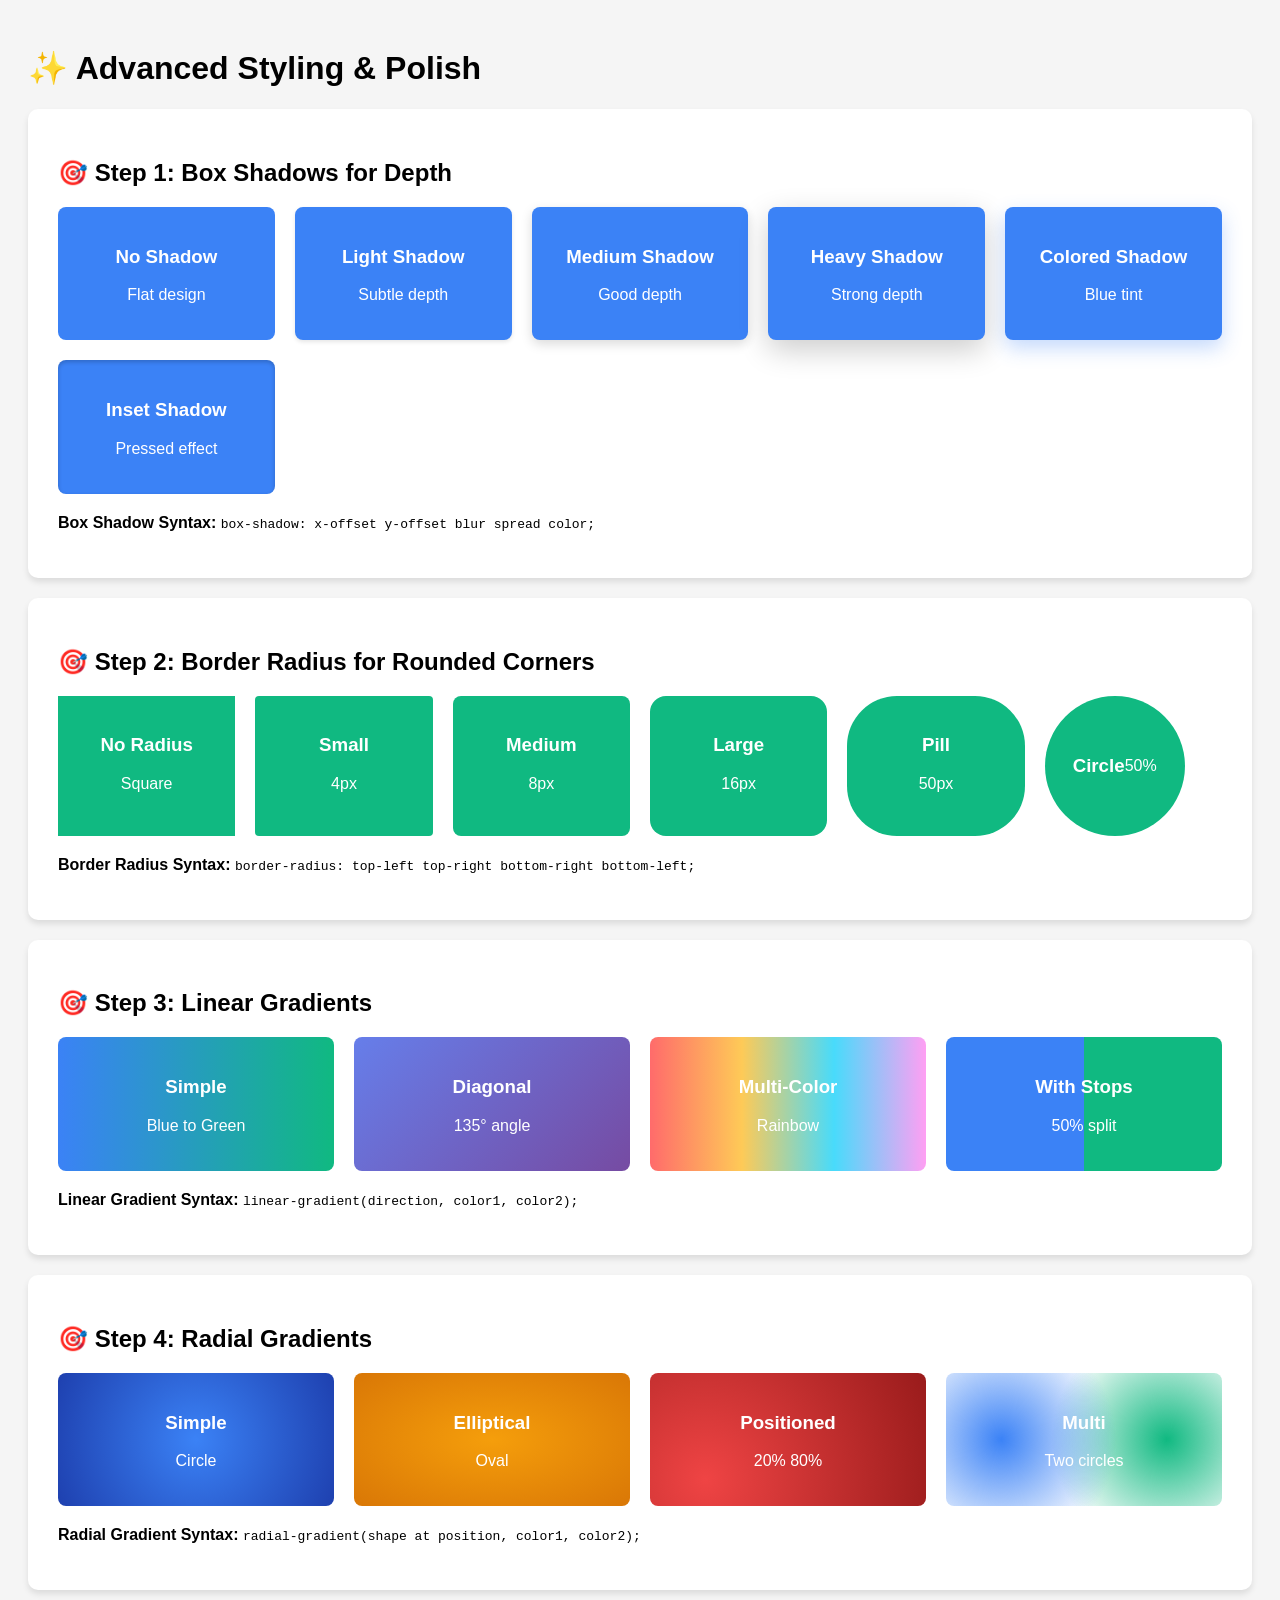
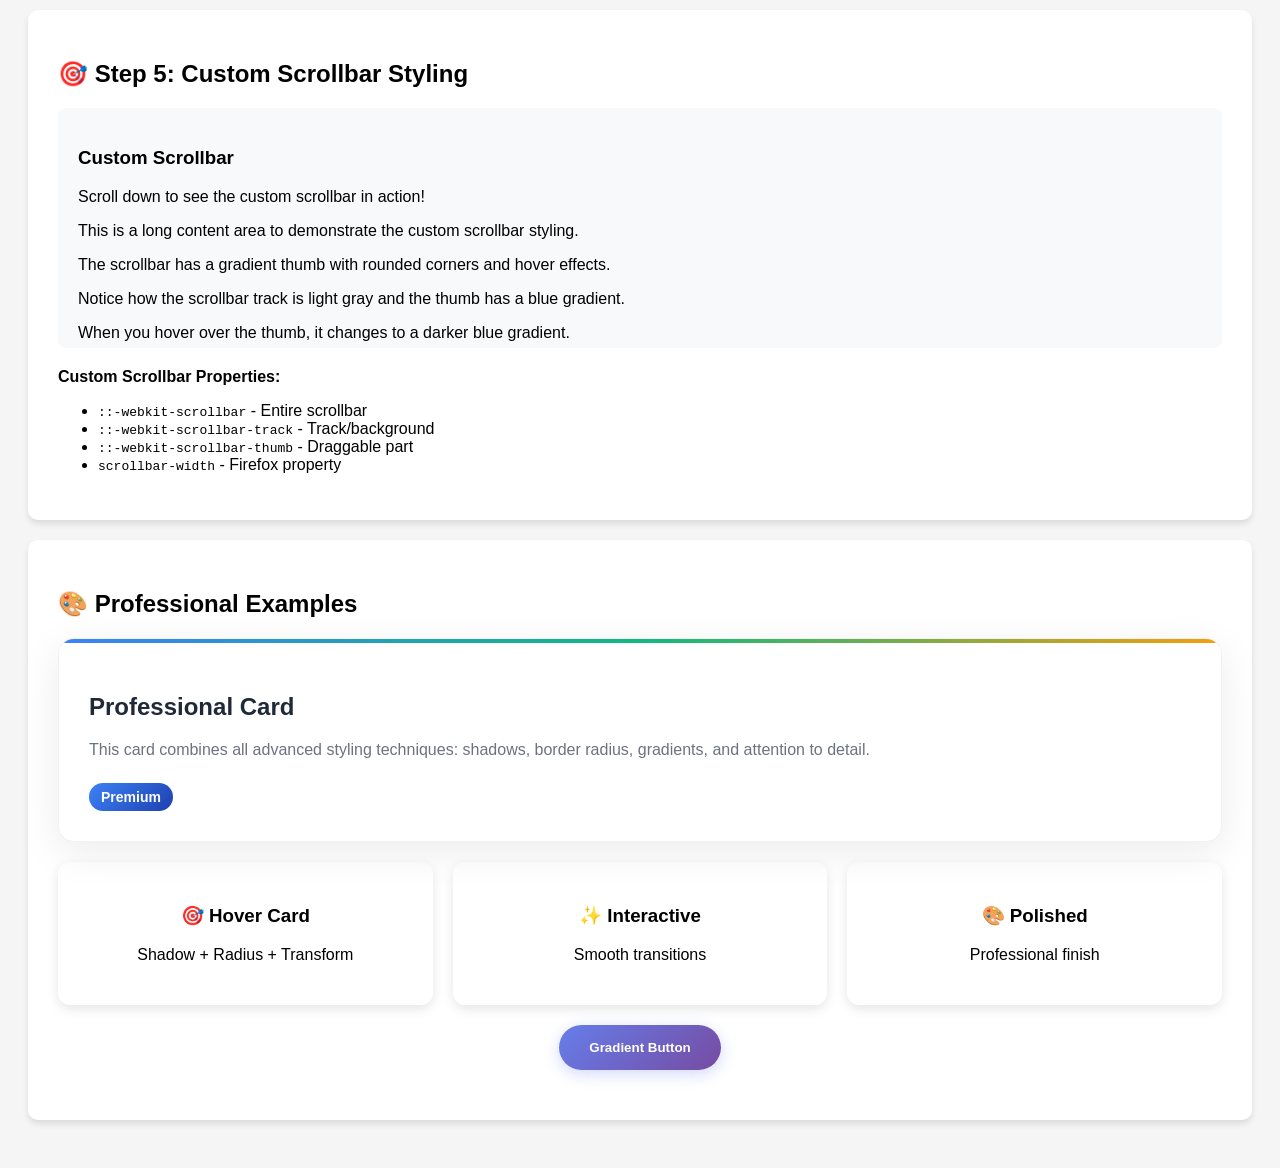
<file: advanced-styling-demo.html>
<!DOCTYPE html>
<html lang="en">
<head>
    <meta charset="UTF-8">
    <meta name="viewport" content="width=device-width, initial-scale=1.0">
    <title>Advanced Styling & Polish</title>
    <style>
        body {
            font-family: Arial, sans-serif;
            padding: 20px;
            background: #f5f5f5;
        }
        
        .demo-section {
            background: white;
            padding: 30px;
            margin: 20px 0;
            border-radius: 10px;
            box-shadow: 0 4px 6px rgba(0,0,0,0.1);
        }
        
        /* Step 1: Box Shadows for Depth */
        .shadow-demo {
            display: grid;
            grid-template-columns: repeat(auto-fit, minmax(200px, 1fr));
            gap: 20px;
            margin: 20px 0;
        }
        
        .no-shadow {
            background: #3b82f6;
            color: white;
            padding: 20px;
            border-radius: 8px;
            text-align: center;
        }
        
        .light-shadow {
            background: #3b82f6;
            color: white;
            padding: 20px;
            border-radius: 8px;
            text-align: center;
            box-shadow: 0 2px 4px rgba(0,0,0,0.1);
        }
        
        .medium-shadow {
            background: #3b82f6;
            color: white;
            padding: 20px;
            border-radius: 8px;
            text-align: center;
            box-shadow: 0 4px 12px rgba(0,0,0,0.15);
        }
        
        .heavy-shadow {
            background: #3b82f6;
            color: white;
            padding: 20px;
            border-radius: 8px;
            text-align: center;
            box-shadow: 0 10px 30px rgba(0,0,0,0.2);
        }
        
        .colored-shadow {
            background: #3b82f6;
            color: white;
            padding: 20px;
            border-radius: 8px;
            text-align: center;
            box-shadow: 0 8px 20px rgba(59, 130, 246, 0.3);
        }
        
        .inset-shadow {
            background: #3b82f6;
            color: white;
            padding: 20px;
            border-radius: 8px;
            text-align: center;
            box-shadow: inset 0 2px 4px rgba(0,0,0,0.2);
        }
        
        /* Step 2: Border Radius for Rounded Corners */
        .radius-demo {
            display: grid;
            grid-template-columns: repeat(auto-fit, minmax(150px, 1fr));
            gap: 20px;
            margin: 20px 0;
        }
        
        .no-radius {
            background: #10b981;
            color: white;
            padding: 20px;
            text-align: center;
        }
        
        .small-radius {
            background: #10b981;
            color: white;
            padding: 20px;
            text-align: center;
            border-radius: 4px;
        }
        
        .medium-radius {
            background: #10b981;
            color: white;
            padding: 20px;
            text-align: center;
            border-radius: 8px;
        }
        
        .large-radius {
            background: #10b981;
            color: white;
            padding: 20px;
            text-align: center;
            border-radius: 16px;
        }
        
        .pill-shape {
            background: #10b981;
            color: white;
            padding: 20px;
            text-align: center;
            border-radius: 50px;
        }
        
        .circle {
            background: #10b981;
            color: white;
            padding: 20px;
            text-align: center;
            border-radius: 50%;
            width: 100px;
            height: 100px;
            display: flex;
            align-items: center;
            justify-content: center;
        }
        
        .asymmetric-radius {
            background: #10b981;
            color: white;
            padding: 20px;
            text-align: center;
            border-radius: 20px 5px 20px 5px;
        }
        
        /* Step 3: Linear Gradients */
        .linear-gradient-demo {
            display: grid;
            grid-template-columns: repeat(auto-fit, minmax(200px, 1fr));
            gap: 20px;
            margin: 20px 0;
        }
        
        .simple-gradient {
            background: linear-gradient(to right, #3b82f6, #10b981);
            color: white;
            padding: 20px;
            border-radius: 8px;
            text-align: center;
        }
        
        .diagonal-gradient {
            background: linear-gradient(135deg, #667eea 0%, #764ba2 100%);
            color: white;
            padding: 20px;
            border-radius: 8px;
            text-align: center;
        }
        
        .multi-color-gradient {
            background: linear-gradient(to right, #ff6b6b, #feca57, #48dbfb, #ff9ff3);
            color: white;
            padding: 20px;
            border-radius: 8px;
            text-align: center;
        }
        
        .gradient-with-stops {
            background: linear-gradient(to right, #3b82f6 0%, #3b82f6 50%, #10b981 50%, #10b981 100%);
            color: white;
            padding: 20px;
            border-radius: 8px;
            text-align: center;
        }
        
        /* Step 4: Radial Gradients */
        .radial-gradient-demo {
            display: grid;
            grid-template-columns: repeat(auto-fit, minmax(200px, 1fr));
            gap: 20px;
            margin: 20px 0;
        }
        
        .simple-radial {
            background: radial-gradient(circle, #3b82f6, #1e40af);
            color: white;
            padding: 20px;
            border-radius: 8px;
            text-align: center;
        }
        
        .elliptical-radial {
            background: radial-gradient(ellipse, #f59e0b, #d97706);
            color: white;
            padding: 20px;
            border-radius: 8px;
            text-align: center;
        }
        
        .positioned-radial {
            background: radial-gradient(circle at 20% 80%, #ef4444, #991b1b);
            color: white;
            padding: 20px;
            border-radius: 8px;
            text-align: center;
        }
        
        .multi-radial {
            background: radial-gradient(circle at 20% 50%, #3b82f6 0%, transparent 50%),
                        radial-gradient(circle at 80% 50%, #10b981 0%, transparent 50%);
            color: white;
            padding: 20px;
            border-radius: 8px;
            text-align: center;
        }
        
        /* Step 5: Custom Scrollbar */
        .custom-scrollbar-demo {
            height: 200px;
            overflow-y: auto;
            padding: 20px;
            background: #f8f9fa;
            border-radius: 8px;
            margin: 20px 0;
        }
        
        /* Webkit browsers (Chrome, Safari, Edge) */
        .custom-scrollbar-demo::-webkit-scrollbar {
            width: 12px;
        }
        
        .custom-scrollbar-demo::-webkit-scrollbar-track {
            background: #f1f1f1;
            border-radius: 6px;
        }
        
        .custom-scrollbar-demo::-webkit-scrollbar-thumb {
            background: linear-gradient(135deg, #3b82f6, #1e40af);
            border-radius: 6px;
            border: 2px solid #f1f1f1;
        }
        
        .custom-scrollbar-demo::-webkit-scrollbar-thumb:hover {
            background: linear-gradient(135deg, #2563eb, #1e3a8a);
        }
        
        /* Firefox */
        .custom-scrollbar-demo {
            scrollbar-width: thin;
            scrollbar-color: #3b82f6 #f1f1f1;
        }
        
        /* Professional Card Example */
        .professional-card {
            background: white;
            border-radius: 16px;
            padding: 30px;
            box-shadow: 0 10px 40px rgba(0,0,0,0.08);
            border: 1px solid rgba(0,0,0,0.05);
            position: relative;
            overflow: hidden;
            margin: 20px 0;
        }
        
        .professional-card::before {
            content: '';
            position: absolute;
            top: 0;
            left: 0;
            right: 0;
            height: 4px;
            background: linear-gradient(90deg, #3b82f6, #10b981, #f59e0b);
        }
        
        .professional-card h3 {
            color: #1f2937;
            margin-bottom: 15px;
            font-size: 1.5rem;
        }
        
        .professional-card p {
            color: #6b7280;
            line-height: 1.6;
            margin-bottom: 20px;
        }
        
        .professional-card .badge {
            display: inline-block;
            background: linear-gradient(135deg, #3b82f6, #1e40af);
            color: white;
            padding: 6px 12px;
            border-radius: 20px;
            font-size: 0.875rem;
            font-weight: 600;
        }
        
        /* Interactive Examples */
        .interactive-demo {
            display: grid;
            grid-template-columns: repeat(auto-fit, minmax(250px, 1fr));
            gap: 20px;
            margin: 20px 0;
        }
        
        .hover-card {
            background: white;
            border-radius: 12px;
            padding: 25px;
            text-align: center;
            box-shadow: 0 4px 12px rgba(0,0,0,0.1);
            transition: all 0.3s ease;
            cursor: pointer;
        }
        
        .hover-card:hover {
            transform: translateY(-5px);
            box-shadow: 0 15px 35px rgba(0,0,0,0.15);
        }
        
        .gradient-button {
            background: linear-gradient(135deg, #667eea 0%, #764ba2 100%);
            color: white;
            border: none;
            padding: 15px 30px;
            border-radius: 25px;
            font-weight: 600;
            cursor: pointer;
            transition: all 0.3s ease;
            box-shadow: 0 4px 15px rgba(102, 126, 234, 0.3);
        }
        
        .gradient-button:hover {
            transform: translateY(-2px);
            box-shadow: 0 8px 25px rgba(102, 126, 234, 0.4);
        }
    </style>
</head>
<body>
    <h1>✨ Advanced Styling & Polish</h1>
    
    <!-- Step 1: Box Shadows -->
    <div class="demo-section">
        <h2>🎯 Step 1: Box Shadows for Depth</h2>
        <div class="shadow-demo">
            <div class="no-shadow">
                <h3>No Shadow</h3>
                <p>Flat design</p>
            </div>
            <div class="light-shadow">
                <h3>Light Shadow</h3>
                <p>Subtle depth</p>
            </div>
            <div class="medium-shadow">
                <h3>Medium Shadow</h3>
                <p>Good depth</p>
            </div>
            <div class="heavy-shadow">
                <h3>Heavy Shadow</h3>
                <p>Strong depth</p>
            </div>
            <div class="colored-shadow">
                <h3>Colored Shadow</h3>
                <p>Blue tint</p>
            </div>
            <div class="inset-shadow">
                <h3>Inset Shadow</h3>
                <p>Pressed effect</p>
            </div>
        </div>
        <p><strong>Box Shadow Syntax:</strong> <code>box-shadow: x-offset y-offset blur spread color;</code></p>
    </div>
    
    <!-- Step 2: Border Radius -->
    <div class="demo-section">
        <h2>🎯 Step 2: Border Radius for Rounded Corners</h2>
        <div class="radius-demo">
            <div class="no-radius">
                <h3>No Radius</h3>
                <p>Square</p>
            </div>
            <div class="small-radius">
                <h3>Small</h3>
                <p>4px</p>
            </div>
            <div class="medium-radius">
                <h3>Medium</h3>
                <p>8px</p>
            </div>
            <div class="large-radius">
                <h3>Large</h3>
                <p>16px</p>
            </div>
            <div class="pill-shape">
                <h3>Pill</h3>
                <p>50px</p>
            </div>
            <div class="circle">
                <h3>Circle</h3>
                <p>50%</p>
            </div>
        </div>
        <p><strong>Border Radius Syntax:</strong> <code>border-radius: top-left top-right bottom-right bottom-left;</code></p>
    </div>
    
    <!-- Step 3: Linear Gradients -->
    <div class="demo-section">
        <h2>🎯 Step 3: Linear Gradients</h2>
        <div class="linear-gradient-demo">
            <div class="simple-gradient">
                <h3>Simple</h3>
                <p>Blue to Green</p>
            </div>
            <div class="diagonal-gradient">
                <h3>Diagonal</h3>
                <p>135° angle</p>
            </div>
            <div class="multi-color-gradient">
                <h3>Multi-Color</h3>
                <p>Rainbow</p>
            </div>
            <div class="gradient-with-stops">
                <h3>With Stops</h3>
                <p>50% split</p>
            </div>
        </div>
        <p><strong>Linear Gradient Syntax:</strong> <code>linear-gradient(direction, color1, color2);</code></p>
    </div>
    
    <!-- Step 4: Radial Gradients -->
    <div class="demo-section">
        <h2>🎯 Step 4: Radial Gradients</h2>
        <div class="radial-gradient-demo">
            <div class="simple-radial">
                <h3>Simple</h3>
                <p>Circle</p>
            </div>
            <div class="elliptical-radial">
                <h3>Elliptical</h3>
                <p>Oval</p>
            </div>
            <div class="positioned-radial">
                <h3>Positioned</h3>
                <p>20% 80%</p>
            </div>
            <div class="multi-radial">
                <h3>Multi</h3>
                <p>Two circles</p>
            </div>
        </div>
        <p><strong>Radial Gradient Syntax:</strong> <code>radial-gradient(shape at position, color1, color2);</code></p>
    </div>
    
    <!-- Step 5: Custom Scrollbar -->
    <div class="demo-section">
        <h2>🎯 Step 5: Custom Scrollbar Styling</h2>
        <div class="custom-scrollbar-demo">
            <h3>Custom Scrollbar</h3>
            <p>Scroll down to see the custom scrollbar in action!</p>
            <p>This is a long content area to demonstrate the custom scrollbar styling.</p>
            <p>The scrollbar has a gradient thumb with rounded corners and hover effects.</p>
            <p>Notice how the scrollbar track is light gray and the thumb has a blue gradient.</p>
            <p>When you hover over the thumb, it changes to a darker blue gradient.</p>
            <p>This creates a more polished and branded experience for users.</p>
            <p>Custom scrollbars work in WebKit browsers (Chrome, Safari, Edge) and Firefox.</p>
            <p>The styling includes width, track background, thumb gradient, and hover states.</p>
            <p>Keep scrolling to see more content and test the scrollbar behavior.</p>
            <p>This demonstrates attention to detail in UI/UX design.</p>
            <p>Every small detail contributes to a professional user experience.</p>
        </div>
        <p><strong>Custom Scrollbar Properties:</strong></p>
        <ul>
            <li><code>::-webkit-scrollbar</code> - Entire scrollbar</li>
            <li><code>::-webkit-scrollbar-track</code> - Track/background</li>
            <li><code>::-webkit-scrollbar-thumb</code> - Draggable part</li>
            <li><code>scrollbar-width</code> - Firefox property</li>
        </ul>
    </div>
    
    <!-- Professional Examples -->
    <div class="demo-section">
        <h2>🎨 Professional Examples</h2>
        <div class="professional-card">
            <h3>Professional Card</h3>
            <p>This card combines all advanced styling techniques: shadows, border radius, gradients, and attention to detail.</p>
            <span class="badge">Premium</span>
        </div>
        
        <div class="interactive-demo">
            <div class="hover-card">
                <h3>🎯 Hover Card</h3>
                <p>Shadow + Radius + Transform</p>
            </div>
            <div class="hover-card">
                <h3>✨ Interactive</h3>
                <p>Smooth transitions</p>
            </div>
            <div class="hover-card">
                <h3>🎨 Polished</h3>
                <p>Professional finish</p>
            </div>
        </div>
        
        <div style="text-align: center; margin: 20px 0;">
            <button class="gradient-button">Gradient Button</button>
        </div>
    </div>
</body>
</html>
</file>
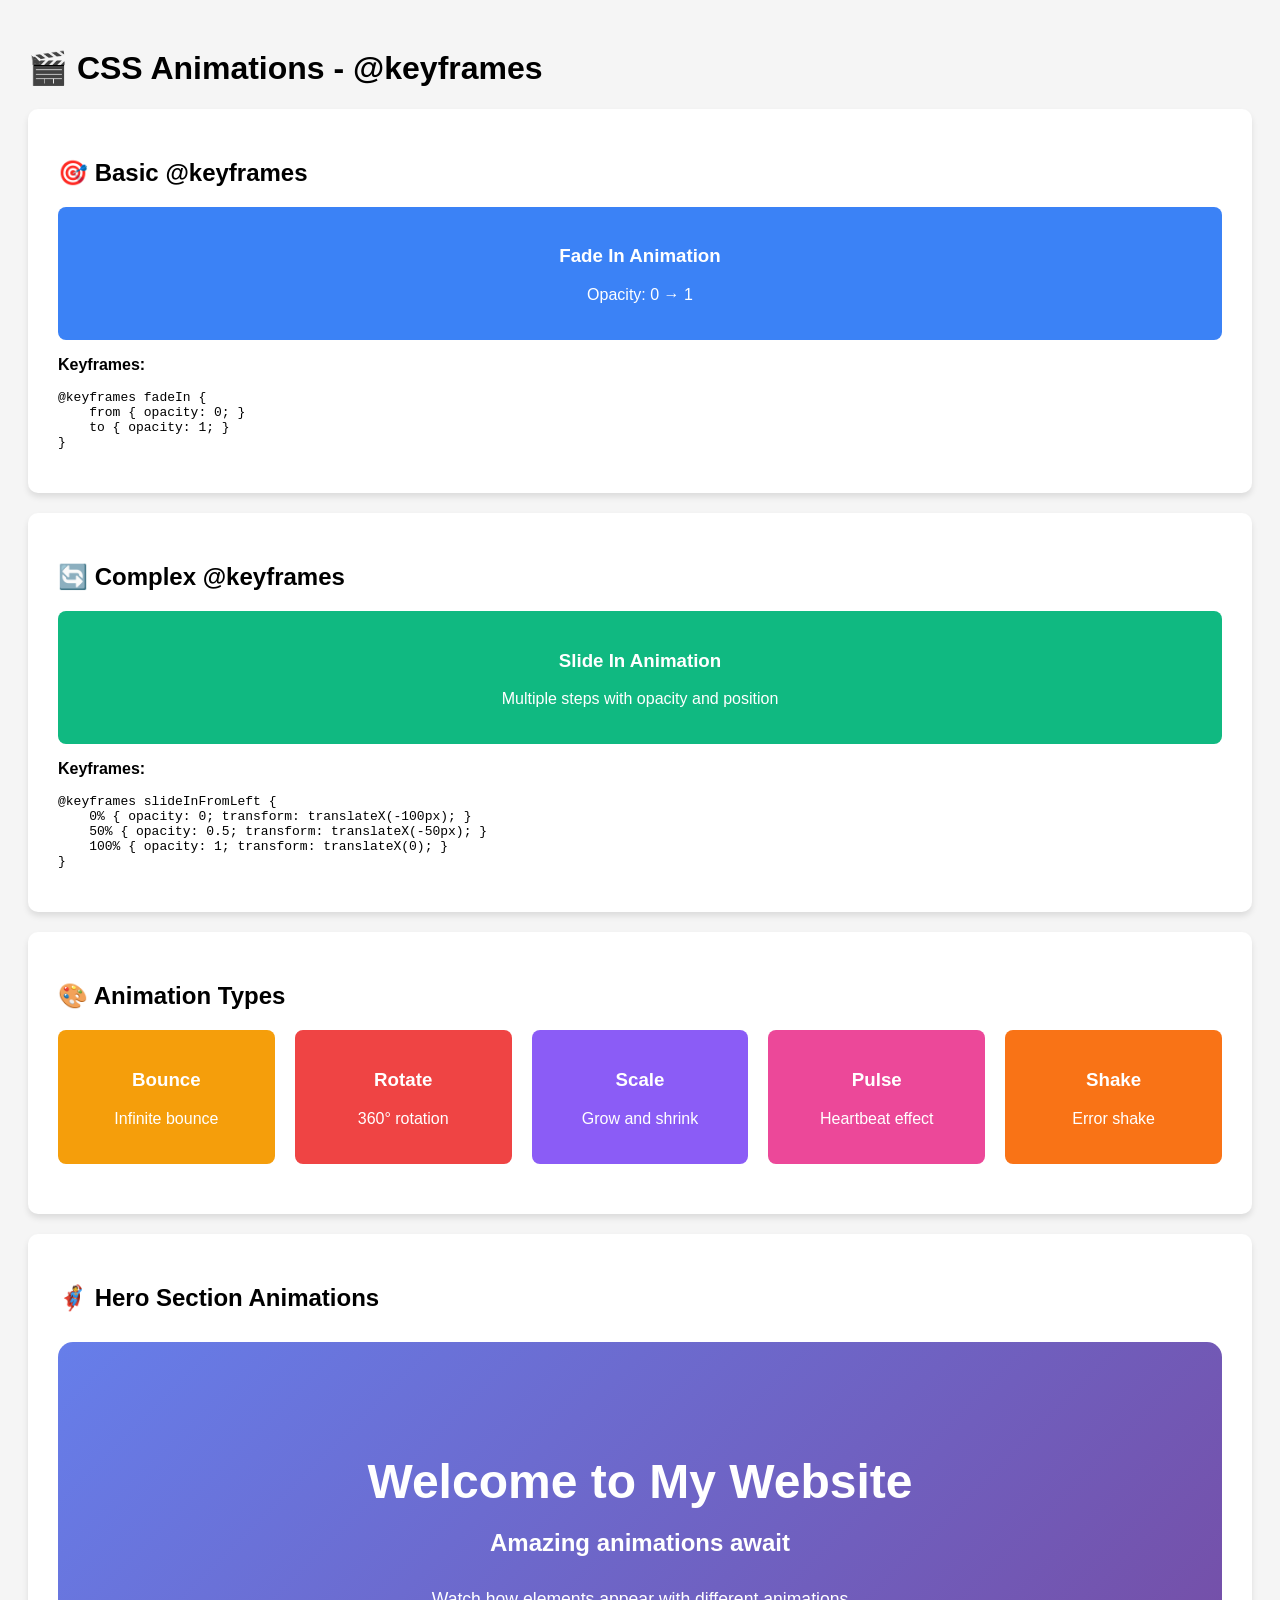
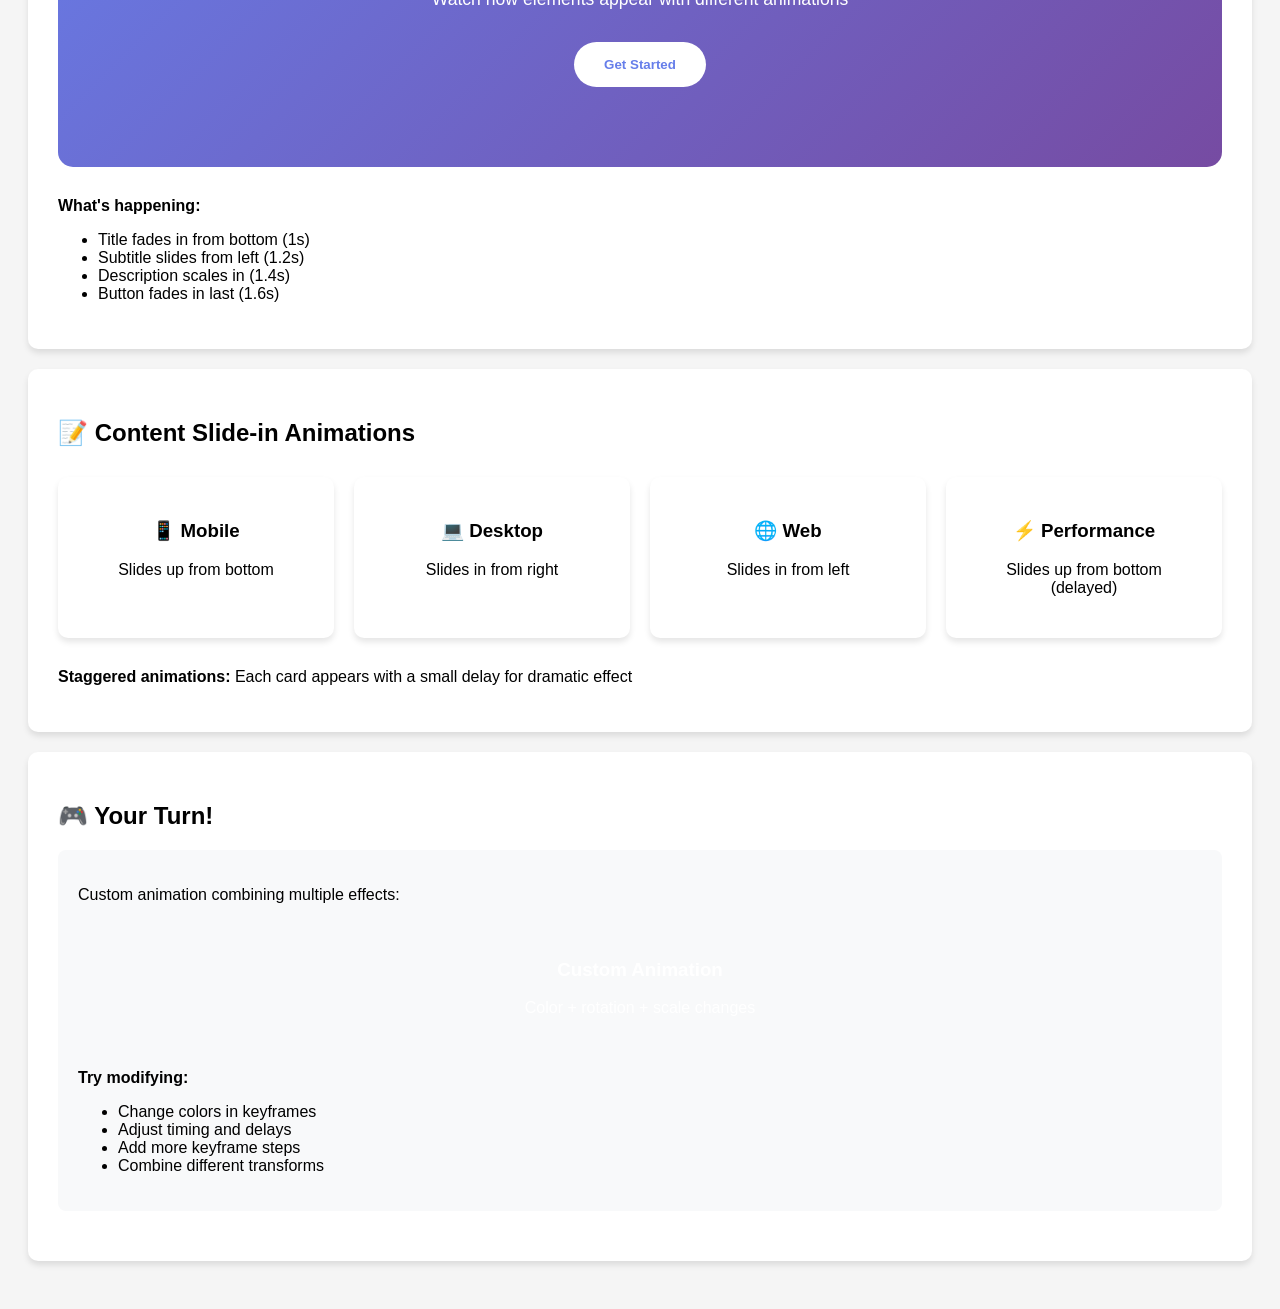
<file: animations-demo.html>
<!DOCTYPE html>
<html lang="en">
<head>
    <meta charset="UTF-8">
    <meta name="viewport" content="width=device-width, initial-scale=1.0">
    <title>CSS Animations - @keyframes</title>
    <style>
        body {
            font-family: Arial, sans-serif;
            padding: 20px;
            background: #f5f5f5;
        }
        
        .demo-section {
            background: white;
            padding: 30px;
            margin: 20px 0;
            border-radius: 10px;
            box-shadow: 0 4px 6px rgba(0,0,0,0.1);
        }
        
        /* Basic @keyframes Example */
        @keyframes fadeIn {
            from {
                opacity: 0;
            }
            to {
                opacity: 1;
            }
        }
        
        .fade-in-element {
            background: #3b82f6;
            color: white;
            padding: 20px;
            border-radius: 8px;
            text-align: center;
            animation: fadeIn 2s ease-in-out;
        }
        
        /* Complex @keyframes Example */
        @keyframes slideInFromLeft {
            0% {
                opacity: 0;
                transform: translateX(-100px);
            }
            50% {
                opacity: 0.5;
                transform: translateX(-50px);
            }
            100% {
                opacity: 1;
                transform: translateX(0);
            }
        }
        
        .slide-in-element {
            background: #10b981;
            color: white;
            padding: 20px;
            border-radius: 8px;
            text-align: center;
            animation: slideInFromLeft 1.5s ease-out;
        }
        
        /* Bounce Animation */
        @keyframes bounce {
            0%, 20%, 50%, 80%, 100% {
                transform: translateY(0);
            }
            40% {
                transform: translateY(-30px);
            }
            60% {
                transform: translateY(-15px);
            }
        }
        
        .bounce-element {
            background: #f59e0b;
            color: white;
            padding: 20px;
            border-radius: 8px;
            text-align: center;
            animation: bounce 2s infinite;
        }
        
        /* Rotation Animation */
        @keyframes rotate {
            from {
                transform: rotate(0deg);
            }
            to {
                transform: rotate(360deg);
            }
        }
        
        .rotate-element {
            background: #ef4444;
            color: white;
            padding: 20px;
            border-radius: 8px;
            text-align: center;
            animation: rotate 3s linear infinite;
        }
        
        /* Scale Animation */
        @keyframes scale {
            0%, 100% {
                transform: scale(1);
            }
            50% {
                transform: scale(1.2);
            }
        }
        
        .scale-element {
            background: #8b5cf6;
            color: white;
            padding: 20px;
            border-radius: 8px;
            text-align: center;
            animation: scale 2s ease-in-out infinite;
        }
        
        /* Hero Section Animation Demo */
        .hero-demo {
            background: linear-gradient(135deg, #667eea 0%, #764ba2 100%);
            color: white;
            padding: 80px 20px;
            text-align: center;
            border-radius: 15px;
            margin: 30px 0;
            position: relative;
            overflow: hidden;
        }
        
        @keyframes heroFadeIn {
            from {
                opacity: 0;
                transform: translateY(30px);
            }
            to {
                opacity: 1;
                transform: translateY(0);
            }
        }
        
        @keyframes heroSlideIn {
            from {
                opacity: 0;
                transform: translateX(-50px);
            }
            to {
                opacity: 1;
                transform: translateX(0);
            }
        }
        
        @keyframes heroScaleIn {
            from {
                opacity: 0;
                transform: scale(0.8);
            }
            to {
                opacity: 1;
                transform: scale(1);
            }
        }
        
        .hero-title {
            font-size: 3rem;
            margin-bottom: 1rem;
            animation: heroFadeIn 1s ease-out;
        }
        
        .hero-subtitle {
            font-size: 1.5rem;
            margin-bottom: 2rem;
            animation: heroSlideIn 1.2s ease-out;
        }
        
        .hero-description {
            font-size: 1.1rem;
            margin-bottom: 2rem;
            animation: heroScaleIn 1.4s ease-out;
        }
        
        .hero-button {
            padding: 15px 30px;
            background: white;
            color: #667eea;
            border: none;
            border-radius: 25px;
            font-weight: bold;
            cursor: pointer;
            animation: heroFadeIn 1.6s ease-out;
            transition: transform 0.3s ease;
        }
        
        .hero-button:hover {
            transform: scale(1.05);
        }
        
        /* Content Section Animations */
        .content-grid {
            display: grid;
            grid-template-columns: repeat(auto-fit, minmax(250px, 1fr));
            gap: 20px;
            margin: 30px 0;
        }
        
        @keyframes contentSlideUp {
            from {
                opacity: 0;
                transform: translateY(50px);
            }
            to {
                opacity: 1;
                transform: translateY(0);
            }
        }
        
        @keyframes contentSlideRight {
            from {
                opacity: 0;
                transform: translateX(-50px);
            }
            to {
                opacity: 1;
                transform: translateX(0);
            }
        }
        
        @keyframes contentSlideLeft {
            from {
                opacity: 0;
                transform: translateX(50px);
            }
            to {
                opacity: 1;
                transform: translateX(0);
            }
        }
        
        .content-card {
            background: white;
            padding: 25px;
            border-radius: 10px;
            box-shadow: 0 4px 6px rgba(0,0,0,0.1);
            text-align: center;
        }
        
        .content-card:nth-child(1) {
            animation: contentSlideUp 0.8s ease-out;
        }
        
        .content-card:nth-child(2) {
            animation: contentSlideRight 0.8s ease-out 0.2s both;
        }
        
        .content-card:nth-child(3) {
            animation: contentSlideLeft 0.8s ease-out 0.4s both;
        }
        
        .content-card:nth-child(4) {
            animation: contentSlideUp 0.8s ease-out 0.6s both;
        }
        
        /* Animation Properties Demo */
        .animation-controls {
            display: grid;
            grid-template-columns: repeat(auto-fit, minmax(200px, 1fr));
            gap: 20px;
            margin: 20px 0;
        }
        
        @keyframes pulse {
            0%, 100% {
                transform: scale(1);
                opacity: 1;
            }
            50% {
                transform: scale(1.1);
                opacity: 0.8;
            }
        }
        
        .pulse-box {
            background: #ec4899;
            color: white;
            padding: 20px;
            border-radius: 8px;
            text-align: center;
            animation: pulse 2s ease-in-out infinite;
        }
        
        @keyframes shake {
            0%, 100% {
                transform: translateX(0);
            }
            10%, 30%, 50%, 70%, 90% {
                transform: translateX(-5px);
            }
            20%, 40%, 60%, 80% {
                transform: translateX(5px);
            }
        }
        
        .shake-box {
            background: #f97316;
            color: white;
            padding: 20px;
            border-radius: 8px;
            text-align: center;
            animation: shake 0.5s ease-in-out infinite;
        }
        
        /* Interactive Practice */
        .practice-area {
            background: #f8f9fa;
            padding: 20px;
            border-radius: 8px;
            margin: 20px 0;
        }
        
        @keyframes customAnimation {
            0% {
                background: #3b82f6;
                transform: rotate(0deg) scale(1);
            }
            25% {
                background: #10b981;
                transform: rotate(90deg) scale(1.1);
            }
            50% {
                background: #f59e0b;
                transform: rotate(180deg) scale(1);
            }
            75% {
                background: #ef4444;
                transform: rotate(270deg) scale(0.9);
            }
            100% {
                background: #3b82f6;
                transform: rotate(360deg) scale(1);
            }
        }
        
        .custom-box {
            color: white;
            padding: 20px;
            border-radius: 8px;
            text-align: center;
            animation: customAnimation 4s ease-in-out infinite;
        }
    </style>
</head>
<body>
    <h1>🎬 CSS Animations - @keyframes</h1>
    
    <!-- Basic @keyframes -->
    <div class="demo-section">
        <h2>🎯 Basic @keyframes</h2>
        <div class="fade-in-element">
            <h3>Fade In Animation</h3>
            <p>Opacity: 0 → 1</p>
        </div>
        <p><strong>Keyframes:</strong></p>
        <pre><code>@keyframes fadeIn {
    from { opacity: 0; }
    to { opacity: 1; }
}</code></pre>
    </div>
    
    <!-- Complex @keyframes -->
    <div class="demo-section">
        <h2>🔄 Complex @keyframes</h2>
        <div class="slide-in-element">
            <h3>Slide In Animation</h3>
            <p>Multiple steps with opacity and position</p>
        </div>
        <p><strong>Keyframes:</strong></p>
        <pre><code>@keyframes slideInFromLeft {
    0% { opacity: 0; transform: translateX(-100px); }
    50% { opacity: 0.5; transform: translateX(-50px); }
    100% { opacity: 1; transform: translateX(0); }
}</code></pre>
    </div>
    
    <!-- Animation Types -->
    <div class="demo-section">
        <h2>🎨 Animation Types</h2>
        <div class="animation-controls">
            <div class="bounce-element">
                <h3>Bounce</h3>
                <p>Infinite bounce</p>
            </div>
            <div class="rotate-element">
                <h3>Rotate</h3>
                <p>360° rotation</p>
            </div>
            <div class="scale-element">
                <h3>Scale</h3>
                <p>Grow and shrink</p>
            </div>
            <div class="pulse-box">
                <h3>Pulse</h3>
                <p>Heartbeat effect</p>
            </div>
            <div class="shake-box">
                <h3>Shake</h3>
                <p>Error shake</p>
            </div>
        </div>
    </div>
    
    <!-- Hero Section Animation -->
    <div class="demo-section">
        <h2>🦸 Hero Section Animations</h2>
        <div class="hero-demo">
            <h1 class="hero-title">Welcome to My Website</h1>
            <h2 class="hero-subtitle">Amazing animations await</h2>
            <p class="hero-description">Watch how elements appear with different animations</p>
            <button class="hero-button">Get Started</button>
        </div>
        <p><strong>What's happening:</strong></p>
        <ul>
            <li>Title fades in from bottom (1s)</li>
            <li>Subtitle slides from left (1.2s)</li>
            <li>Description scales in (1.4s)</li>
            <li>Button fades in last (1.6s)</li>
        </ul>
    </div>
    
    <!-- Content Animations -->
    <div class="demo-section">
        <h2>📝 Content Slide-in Animations</h2>
        <div class="content-grid">
            <div class="content-card">
                <h3>📱 Mobile</h3>
                <p>Slides up from bottom</p>
            </div>
            <div class="content-card">
                <h3>💻 Desktop</h3>
                <p>Slides in from right</p>
            </div>
            <div class="content-card">
                <h3>🌐 Web</h3>
                <p>Slides in from left</p>
            </div>
            <div class="content-card">
                <h3>⚡ Performance</h3>
                <p>Slides up from bottom (delayed)</p>
            </div>
        </div>
        <p><strong>Staggered animations:</strong> Each card appears with a small delay for dramatic effect</p>
    </div>
    
    <!-- Practice Area -->
    <div class="demo-section">
        <h2>🎮 Your Turn!</h2>
        <div class="practice-area">
            <p>Custom animation combining multiple effects:</p>
            <div class="custom-box">
                <h3>Custom Animation</h3>
                <p>Color + rotation + scale changes</p>
            </div>
            <p><strong>Try modifying:</strong></p>
            <ul>
                <li>Change colors in keyframes</li>
                <li>Adjust timing and delays</li>
                <li>Add more keyframe steps</li>
                <li>Combine different transforms</li>
            </ul>
        </div>
    </div>
</body>
</html>
</file>
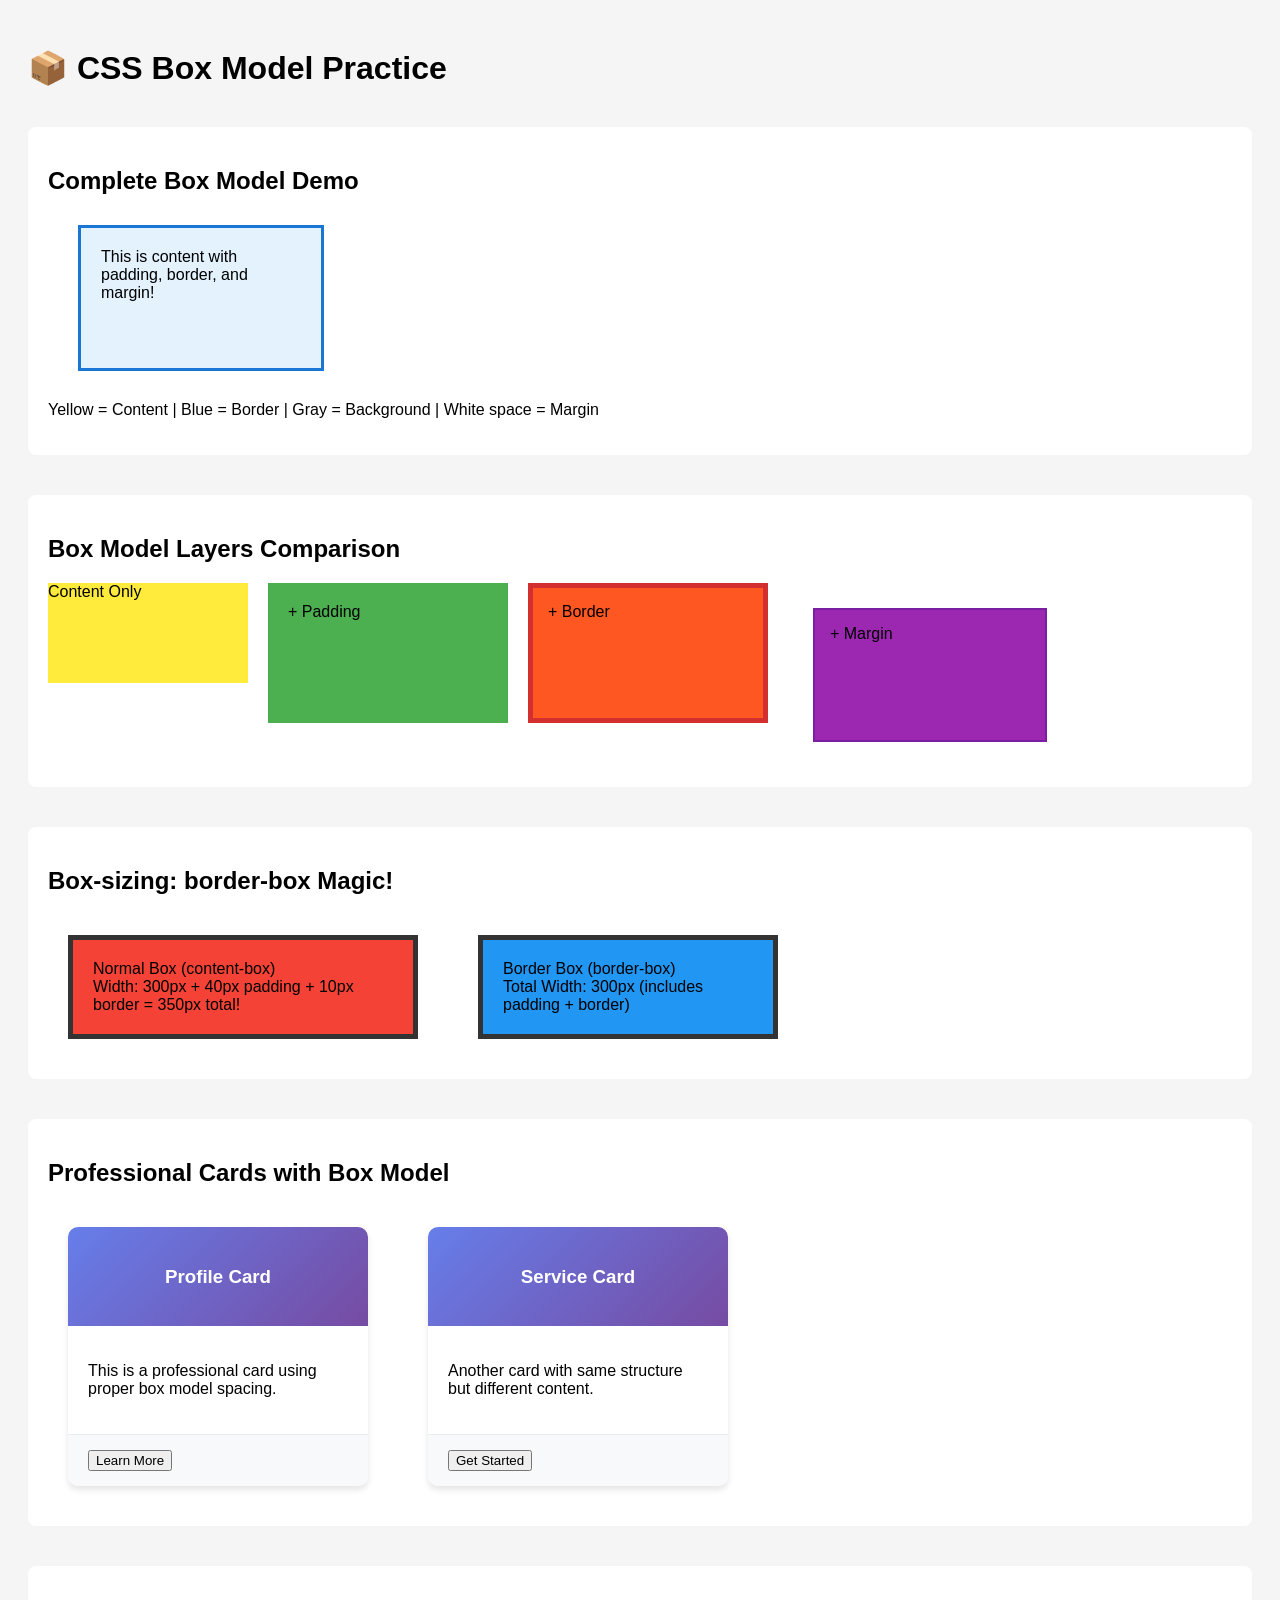
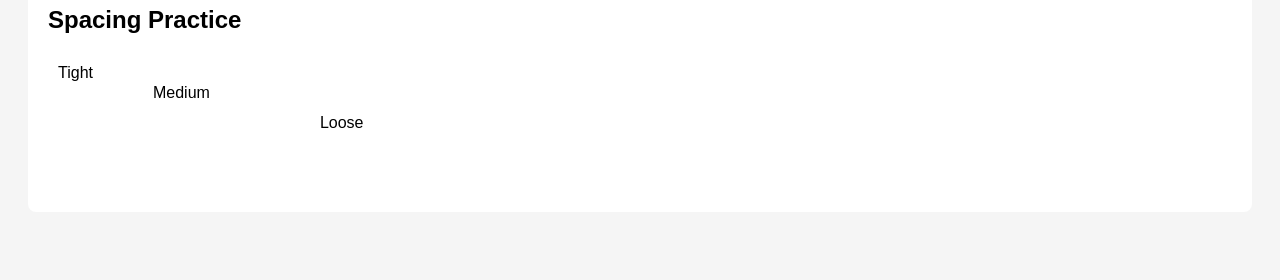
<file: box-model.html>
<!DOCTYPE html>
<html lang="en">
<head>
    <meta charset="UTF-8">
    <meta name="viewport" content="width=device-width, initial-scale=1.0">
    <title>Box Model Practice</title>
    <link rel="stylesheet" href="css/box-model.css">
    <style>
        body {
            font-family: Arial, sans-serif;
            padding: 20px;
            background: #f5f5f5;
        }
        .demo-section {
            margin: 40px 0;
            padding: 20px;
            background: white;
            border-radius: 8px;
        }
        .comparison {
            display: flex;
            gap: 20px;
            flex-wrap: wrap;
        }
    </style>
</head>
<body>
    <h1>📦 CSS Box Model Practice</h1>
    
    <!-- Box Model Demo -->
    <div class="demo-section">
        <h2>Complete Box Model Demo</h2>
        <div class="box-model-demo">
            This is content with padding, border, and margin!
        </div>
        <p>Yellow = Content | Blue = Border | Gray = Background | White space = Margin</p>
    </div>
    
    <!-- Layer by Layer Comparison -->
    <div class="demo-section">
        <h2>Box Model Layers Comparison</h2>
        <div class="comparison">
            <div class="content-only">Content Only</div>
            <div class="with-padding">+ Padding</div>
            <div class="with-border">+ Border</div>
            <div class="with-margin">+ Margin</div>
        </div>
    </div>
    
    <!-- Box-sizing Comparison -->
    <div class="demo-section">
        <h2>Box-sizing: border-box Magic!</h2>
        <div class="comparison">
            <div class="normal-box">
                Normal Box (content-box)<br>
                Width: 300px + 40px padding + 10px border = 350px total!
            </div>
            <div class="border-box">
                Border Box (border-box)<br>
                Total Width: 300px (includes padding + border)
            </div>
        </div>
    </div>
    
    <!-- Card Practice -->
    <div class="demo-section">
        <h2>Professional Cards with Box Model</h2>
        <div class="comparison">
            <div class="card">
                <div class="card-header">
                    <h3>Profile Card</h3>
                </div>
                <div class="card-body">
                    <p>This is a professional card using proper box model spacing.</p>
                </div>
                <div class="card-footer">
                    <button>Learn More</button>
                </div>
            </div>
            
            <div class="card">
                <div class="card-header">
                    <h3>Service Card</h3>
                </div>
                <div class="card-body">
                    <p>Another card with same structure but different content.</p>
                </div>
                <div class="card-footer">
                    <button>Get Started</button>
                </div>
            </div>
        </div>
    </div>
    
    <!-- Spacing Practice -->
    <div class="demo-section">
        <h2>Spacing Practice</h2>
        <div class="comparison">
            <div class="tight-spacing">Tight</div>
            <div class="medium-spacing">Medium</div>
            <div class="loose-spacing">Loose</div>
        </div>
    </div>
</body>
</html>
</file>
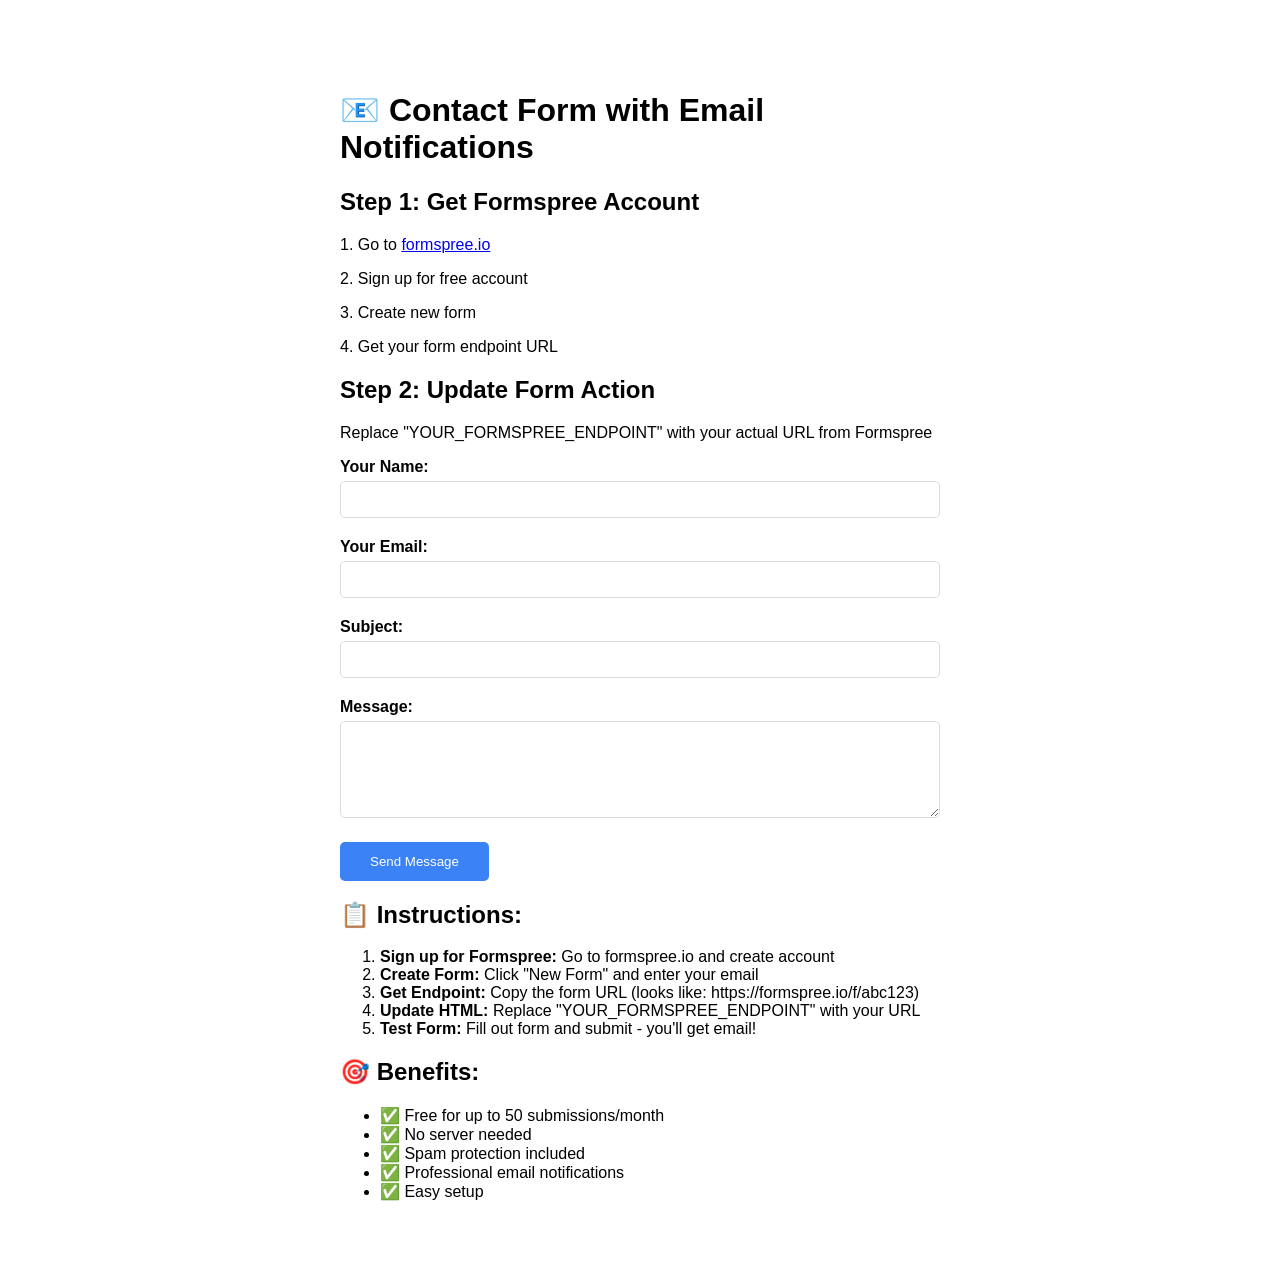
<file: contact-form-email.html>
<!DOCTYPE html>
<html lang="en">
<head>
    <meta charset="UTF-8">
    <meta name="viewport" content="width=device-width, initial-scale=1.0">
    <title>Contact Form with Email</title>
    <style>
        body {
            font-family: Arial, sans-serif;
            max-width: 600px;
            margin: 50px auto;
            padding: 20px;
        }
        .form-group {
            margin-bottom: 20px;
        }
        label {
            display: block;
            margin-bottom: 5px;
            font-weight: bold;
        }
        input, textarea {
            width: 100%;
            padding: 10px;
            border: 1px solid #ddd;
            border-radius: 5px;
            box-sizing: border-box;
        }
        button {
            background: #3b82f6;
            color: white;
            padding: 12px 30px;
            border: none;
            border-radius: 5px;
            cursor: pointer;
        }
        button:hover {
            background: #2563eb;
        }
        .success {
            background: #10b981;
            color: white;
            padding: 15px;
            border-radius: 5px;
            margin-top: 20px;
        }
        .error {
            background: #ef4444;
            color: white;
            padding: 15px;
            border-radius: 5px;
            margin-top: 20px;
        }
    </style>
</head>
<body>
    <h1>📧 Contact Form with Email Notifications</h1>
    
    <h2>Step 1: Get Formspree Account</h2>
    <p>1. Go to <a href="https://formspree.io" target="_blank">formspree.io</a></p>
    <p>2. Sign up for free account</p>
    <p>3. Create new form</p>
    <p>4. Get your form endpoint URL</p>
    
    <h2>Step 2: Update Form Action</h2>
    <p>Replace "YOUR_FORMSPREE_ENDPOINT" with your actual URL from Formspree</p>
    
    <!-- This form will send emails to your Formspree account -->
    <form action="https://formspree.io/f/YOUR_FORMSPREE_ENDPOINT" 
          method="POST" 
          id="contactForm">
        
        <div class="form-group">
            <label for="name">Your Name:</label>
            <input type="text" id="name" name="name" required>
        </div>
        
        <div class="form-group">
            <label for="email">Your Email:</label>
            <input type="email" id="email" name="email" required>
        </div>
        
        <div class="form-group">
            <label for="subject">Subject:</label>
            <input type="text" id="subject" name="subject" required>
        </div>
        
        <div class="form-group">
            <label for="message">Message:</label>
            <textarea id="message" name="message" rows="5" required></textarea>
        </div>
        
        <button type="submit">Send Message</button>
    </form>
    
    <div id="result"></div>
    
    <script>
        // Handle form submission
        document.getElementById('contactForm').addEventListener('submit', function(e) {
            e.preventDefault();
            
            const form = e.target;
            const resultDiv = document.getElementById('result');
            
            // Show loading message
            resultDiv.innerHTML = '<div class="success">Sending message...</div>';
            
            // Submit form using fetch
            fetch(form.action, {
                method: 'POST',
                body: new FormData(form),
                headers: {
                    'Accept': 'application/json'
                }
            })
            .then(response => response.json())
            .then(data => {
                if (data.ok) {
                    resultDiv.innerHTML = '<div class="success">✅ Message sent successfully! I\'ll get back to you soon.</div>';
                    form.reset();
                } else {
                    resultDiv.innerHTML = '<div class="error">❌ Error sending message. Please try again.</div>';
                }
            })
            .catch(error => {
                resultDiv.innerHTML = '<div class="error">❌ Error sending message. Please try again.</div>';
            });
        });
    </script>
    
    <h2>📋 Instructions:</h2>
    <ol>
        <li><strong>Sign up for Formspree:</strong> Go to formspree.io and create account</li>
        <li><strong>Create Form:</strong> Click "New Form" and enter your email</li>
        <li><strong>Get Endpoint:</strong> Copy the form URL (looks like: https://formspree.io/f/abc123)</li>
        <li><strong>Update HTML:</strong> Replace "YOUR_FORMSPREE_ENDPOINT" with your URL</li>
        <li><strong>Test Form:</strong> Fill out form and submit - you'll get email!</li>
    </ol>
    
    <h2>🎯 Benefits:</h2>
    <ul>
        <li>✅ Free for up to 50 submissions/month</li>
        <li>✅ No server needed</li>
        <li>✅ Spam protection included</li>
        <li>✅ Professional email notifications</li>
        <li>✅ Easy setup</li>
    </ul>
</body>
</html>
</file>
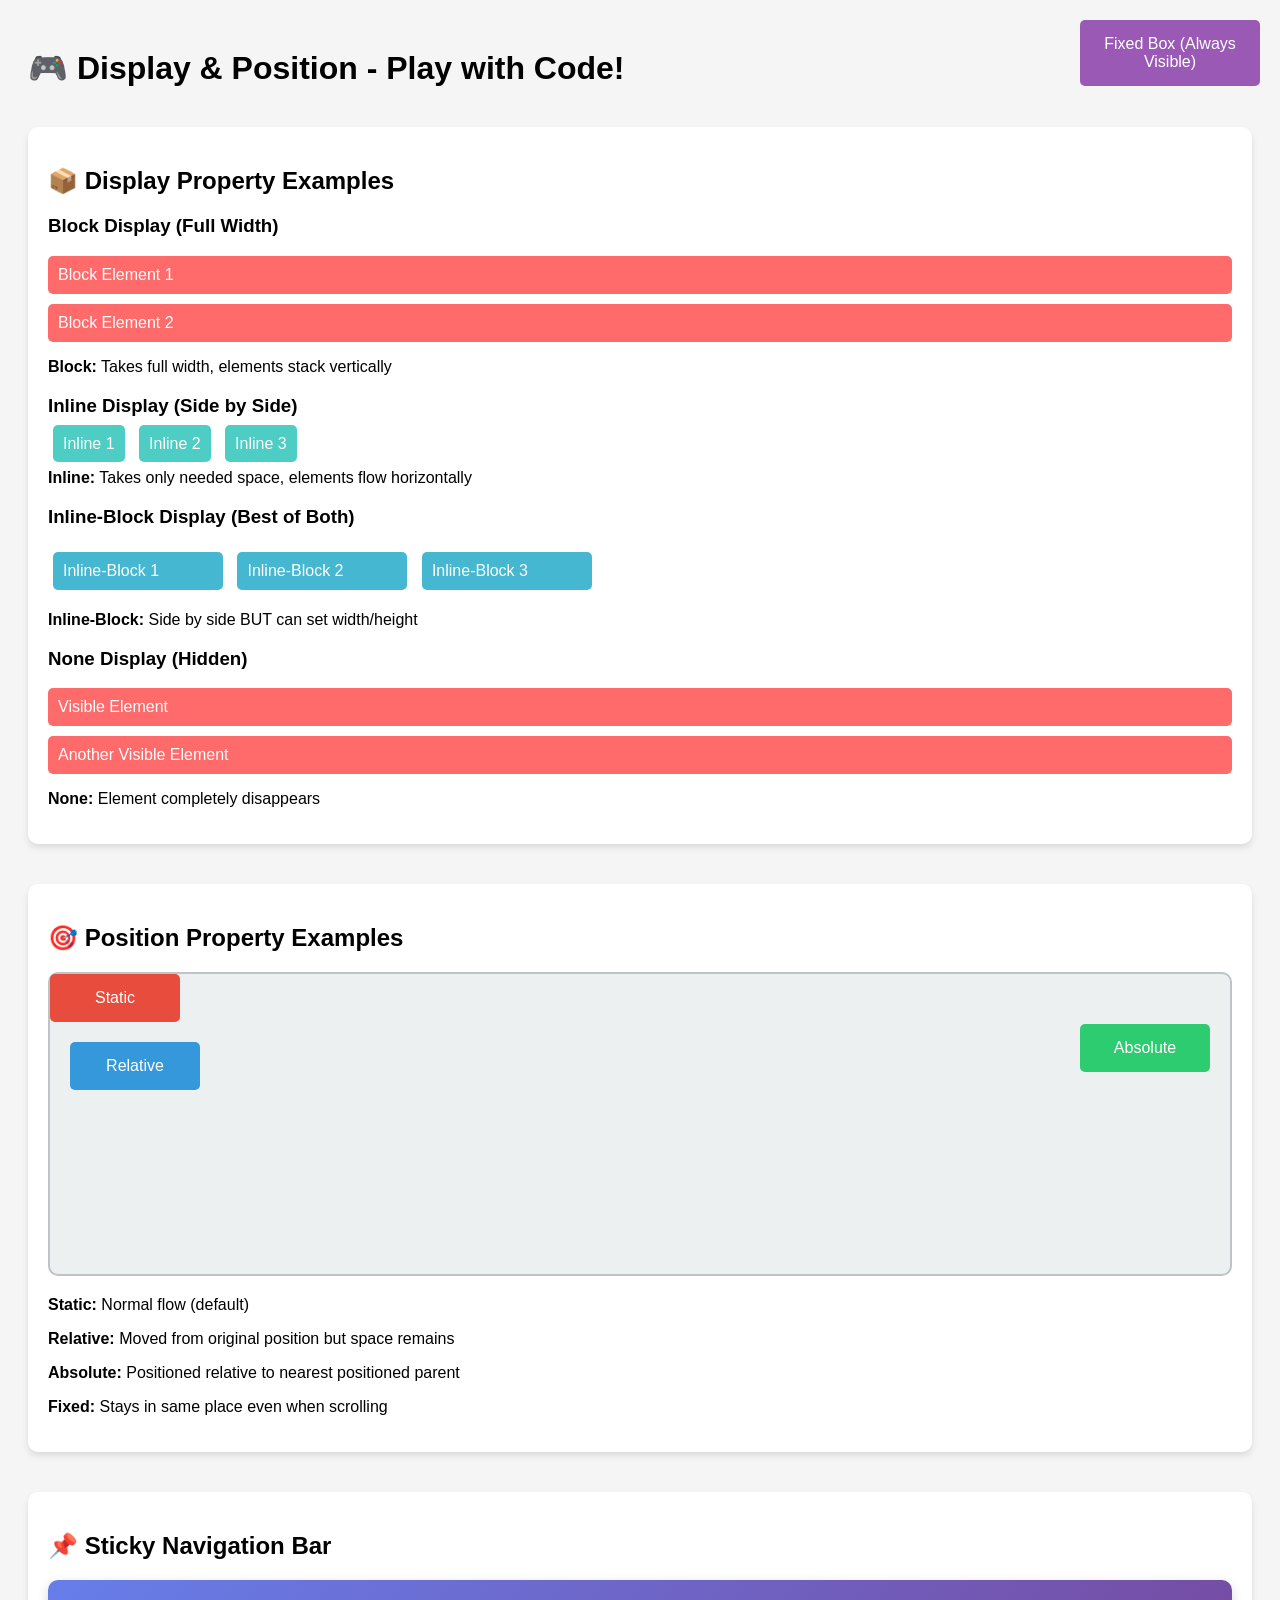
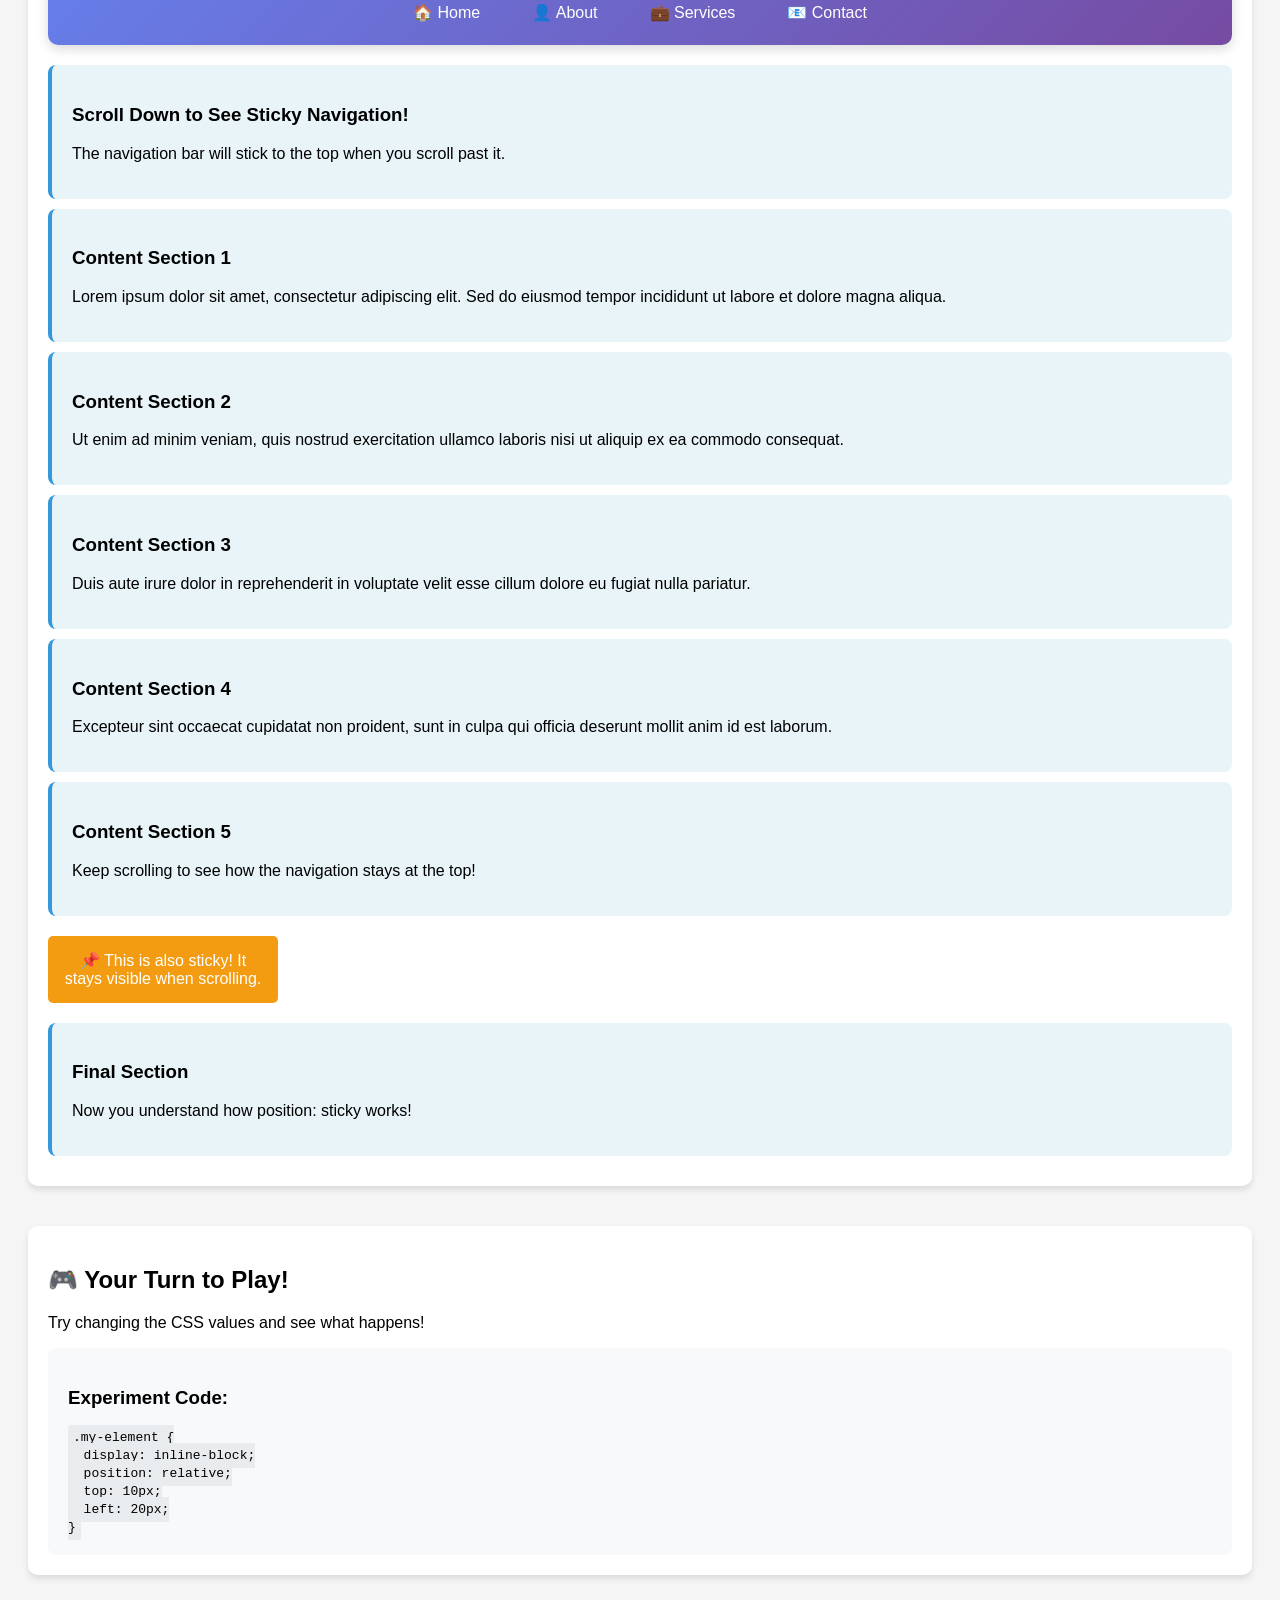
<file: display-position.html>
<!DOCTYPE html>
<html lang="en">
<head>
    <meta charset="UTF-8">
    <meta name="viewport" content="width=device-width, initial-scale=1.0">
    <title>Display & Position Practice</title>
    <style>
        body {
            font-family: Arial, sans-serif;
            padding: 20px;
            background: #f5f5f5;
        }
        
        .demo-section {
            margin: 40px 0;
            padding: 20px;
            background: white;
            border-radius: 10px;
            box-shadow: 0 4px 6px rgba(0,0,0,0.1);
        }
        
        /* Display Examples */
        .block-example {
            display: block;
            background: #ff6b6b;
            color: white;
            padding: 10px;
            margin: 10px 0;
            border-radius: 5px;
        }
        
        .inline-example {
            display: inline;
            background: #4ecdc4;
            color: white;
            padding: 10px;
            margin: 5px;
            border-radius: 5px;
        }
        
        .inline-block-example {
            display: inline-block;
            background: #45b7d1;
            color: white;
            padding: 10px;
            margin: 5px;
            border-radius: 5px;
            width: 150px;
        }
        
        .none-example {
            display: none;
            background: #f39c12;
            color: white;
            padding: 10px;
            margin: 10px 0;
            border-radius: 5px;
        }
        
        /* Position Examples */
        .position-container {
            position: relative;
            height: 300px;
            background: #ecf0f1;
            border: 2px solid #bdc3c7;
            border-radius: 10px;
            margin: 20px 0;
        }
        
        .static-box {
            position: static;
            background: #e74c3c;
            color: white;
            padding: 15px;
            border-radius: 5px;
            width: 100px;
            text-align: center;
        }
        
        .relative-box {
            position: relative;
            background: #3498db;
            color: white;
            padding: 15px;
            border-radius: 5px;
            width: 100px;
            text-align: center;
            top: 20px;
            left: 20px;
        }
        
        .absolute-box {
            position: absolute;
            background: #2ecc71;
            color: white;
            padding: 15px;
            border-radius: 5px;
            width: 100px;
            text-align: center;
            top: 50px;
            right: 20px;
        }
        
        .fixed-box {
            position: fixed;
            background: #9b59b6;
            color: white;
            padding: 15px;
            border-radius: 5px;
            width: 150px;
            text-align: center;
            top: 20px;
            right: 20px;
            z-index: 1000;
        }
        
        .sticky-box {
            position: sticky;
            background: #f39c12;
            color: white;
            padding: 15px;
            border-radius: 5px;
            width: 200px;
            text-align: center;
            top: 10px;
            margin: 20px 0;
        }
        
        /* Navigation Bar */
        .sticky-nav {
            position: sticky;
            top: 0;
            background: linear-gradient(135deg, #667eea 0%, #764ba2 100%);
            color: white;
            padding: 15px;
            border-radius: 10px;
            margin: 20px 0;
            text-align: center;
            box-shadow: 0 4px 12px rgba(0,0,0,0.15);
            z-index: 100;
        }
        
        .nav-links {
            display: flex;
            justify-content: center;
            gap: 20px;
        }
        
        .nav-links a {
            color: white;
            text-decoration: none;
            padding: 8px 16px;
            border-radius: 5px;
            transition: all 0.3s ease;
        }
        
        .nav-links a:hover {
            background: rgba(255,255,255,0.2);
        }
        
        /* Content for sticky demo */
        .content-box {
            background: #e8f4f8;
            padding: 20px;
            margin: 10px 0;
            border-radius: 8px;
            border-left: 4px solid #3498db;
        }
    </style>
</head>
<body>
    <h1>🎮 Display & Position - Play with Code!</h1>
    
    <!-- Display Property Demo -->
    <div class="demo-section">
        <h2>📦 Display Property Examples</h2>
        
        <h3>Block Display (Full Width)</h3>
        <div class="block-example">Block Element 1</div>
        <div class="block-example">Block Element 2</div>
        <p><strong>Block:</strong> Takes full width, elements stack vertically</p>
        
        <h3>Inline Display (Side by Side)</h3>
        <span class="inline-example">Inline 1</span>
        <span class="inline-example">Inline 2</span>
        <span class="inline-example">Inline 3</span>
        <p><strong>Inline:</strong> Takes only needed space, elements flow horizontally</p>
        
        <h3>Inline-Block Display (Best of Both)</h3>
        <div class="inline-block-example">Inline-Block 1</div>
        <div class="inline-block-example">Inline-Block 2</div>
        <div class="inline-block-example">Inline-Block 3</div>
        <p><strong>Inline-Block:</strong> Side by side BUT can set width/height</p>
        
        <h3>None Display (Hidden)</h3>
        <div class="block-example">Visible Element</div>
        <div class="none-example">This is hidden! (display: none)</div>
        <div class="block-example">Another Visible Element</div>
        <p><strong>None:</strong> Element completely disappears</p>
    </div>
    
    <!-- Position Property Demo -->
    <div class="demo-section">
        <h2>🎯 Position Property Examples</h2>
        
        <div class="position-container">
            <div class="static-box">Static</div>
            <div class="relative-box">Relative</div>
            <div class="absolute-box">Absolute</div>
        </div>
        
        <p><strong>Static:</strong> Normal flow (default)</p>
        <p><strong>Relative:</strong> Moved from original position but space remains</p>
        <p><strong>Absolute:</strong> Positioned relative to nearest positioned parent</p>
        
        <div class="fixed-box">Fixed Box (Always Visible)</div>
        <p><strong>Fixed:</strong> Stays in same place even when scrolling</p>
    </div>
    
    <!-- Sticky Navigation Demo -->
    <div class="demo-section">
        <h2>📌 Sticky Navigation Bar</h2>
        
        <div class="sticky-nav">
            <div class="nav-links">
                <a href="#home">🏠 Home</a>
                <a href="#about">👤 About</a>
                <a href="#services">💼 Services</a>
                <a href="#contact">📧 Contact</a>
            </div>
        </div>
        
        <div class="content-box">
            <h3>Scroll Down to See Sticky Navigation!</h3>
            <p>The navigation bar will stick to the top when you scroll past it.</p>
        </div>
        
        <div class="content-box">
            <h3>Content Section 1</h3>
            <p>Lorem ipsum dolor sit amet, consectetur adipiscing elit. Sed do eiusmod tempor incididunt ut labore et dolore magna aliqua.</p>
        </div>
        
        <div class="content-box">
            <h3>Content Section 2</h3>
            <p>Ut enim ad minim veniam, quis nostrud exercitation ullamco laboris nisi ut aliquip ex ea commodo consequat.</p>
        </div>
        
        <div class="content-box">
            <h3>Content Section 3</h3>
            <p>Duis aute irure dolor in reprehenderit in voluptate velit esse cillum dolore eu fugiat nulla pariatur.</p>
        </div>
        
        <div class="content-box">
            <h3>Content Section 4</h3>
            <p>Excepteur sint occaecat cupidatat non proident, sunt in culpa qui officia deserunt mollit anim id est laborum.</p>
        </div>
        
        <div class="content-box">
            <h3>Content Section 5</h3>
            <p>Keep scrolling to see how the navigation stays at the top!</p>
        </div>
        
        <div class="sticky-box">
            📌 This is also sticky! It stays visible when scrolling.
        </div>
        
        <div class="content-box">
            <h3>Final Section</h3>
            <p>Now you understand how position: sticky works!</p>
        </div>
    </div>
    
    <!-- Interactive Practice -->
    <div class="demo-section">
        <h2>🎮 Your Turn to Play!</h2>
        <p>Try changing the CSS values and see what happens!</p>
        
        <div style="background: #f8f9fa; padding: 20px; border-radius: 8px;">
            <h3>Experiment Code:</h3>
            <code style="background: #e9ecef; padding: 5px; border-radius: 3px;">
                .my-element {<br>
                &nbsp;&nbsp;display: inline-block;<br>
                &nbsp;&nbsp;position: relative;<br>
                &nbsp;&nbsp;top: 10px;<br>
                &nbsp;&nbsp;left: 20px;<br>
                }
            </code>
        </div>
    </div>
</body>
</html>
</file>
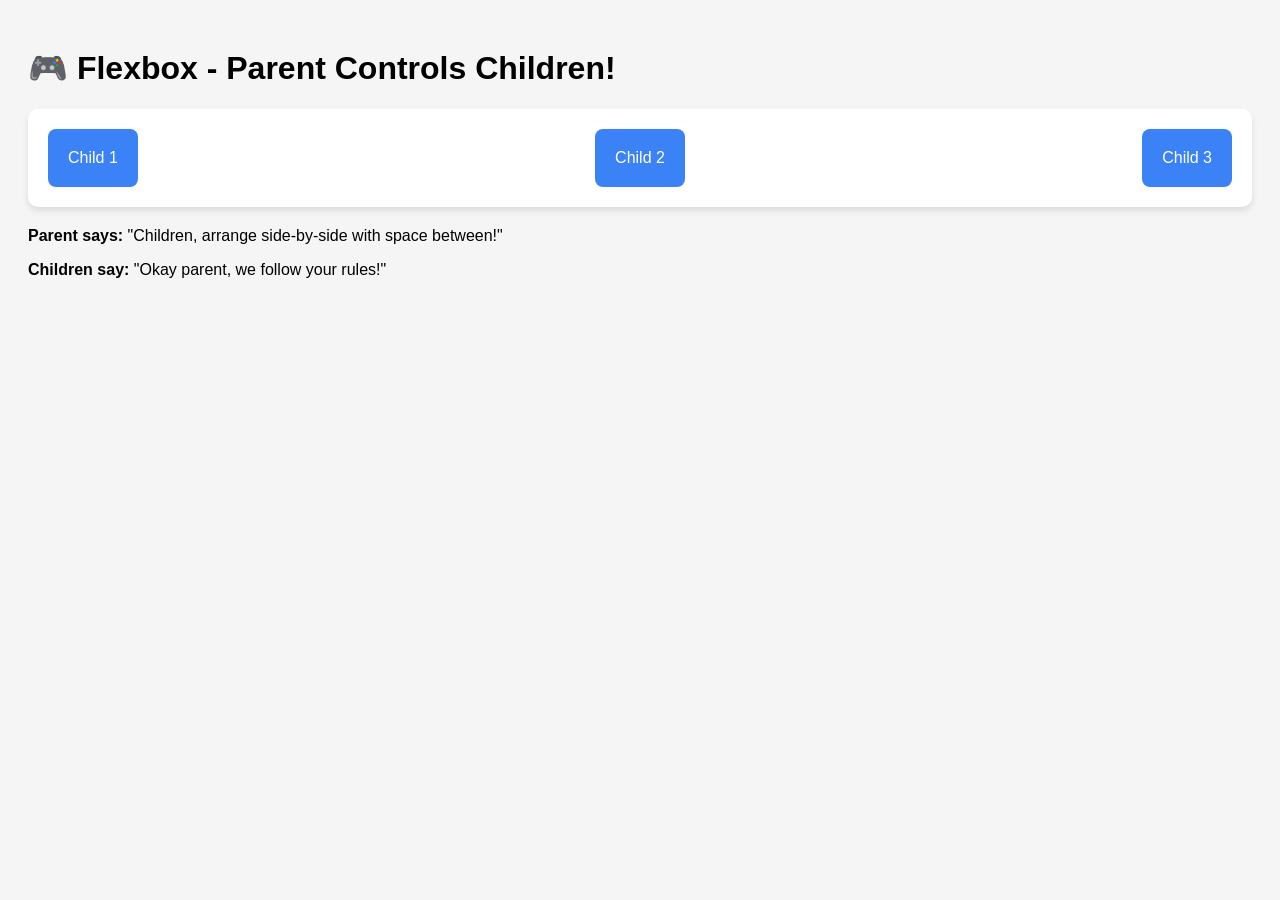
<file: flexbox-simple.html>
<!DOCTYPE html>
<html lang="en">
<head>
    <meta charset="UTF-8">
    <meta name="viewport" content="width=device-width, initial-scale=1.0">
    <title>Flexbox Simple Demo</title>
    <style>
        body {
            font-family: Arial, sans-serif;
            padding: 20px;
            background: #f5f5f5;
        }
        
        .flex-container {
            display: flex;              /* Parent becomes flex container */
            justify-content: space-between; /* Children spacing */
            align-items: center;         /* Vertical alignment */
            background: white;
            padding: 20px;
            border-radius: 10px;
            margin: 20px 0;
            box-shadow: 0 4px 6px rgba(0,0,0,0.1);
        }
        
        .flex-item {
            background: #3b82f6;
            color: white;
            padding: 20px;
            border-radius: 8px;
            text-align: center;
        }
    </style>
</head>
<body>
    <h1>🎮 Flexbox - Parent Controls Children!</h1>
    
    <div class="flex-container">
        <div class="flex-item">Child 1</div>
        <div class="flex-item">Child 2</div>
        <div class="flex-item">Child 3</div>
    </div>
    
    <p><strong>Parent says:</strong> "Children, arrange side-by-side with space between!"</p>
    <p><strong>Children say:</strong> "Okay parent, we follow your rules!"</p>
</body>
</html>
</file>
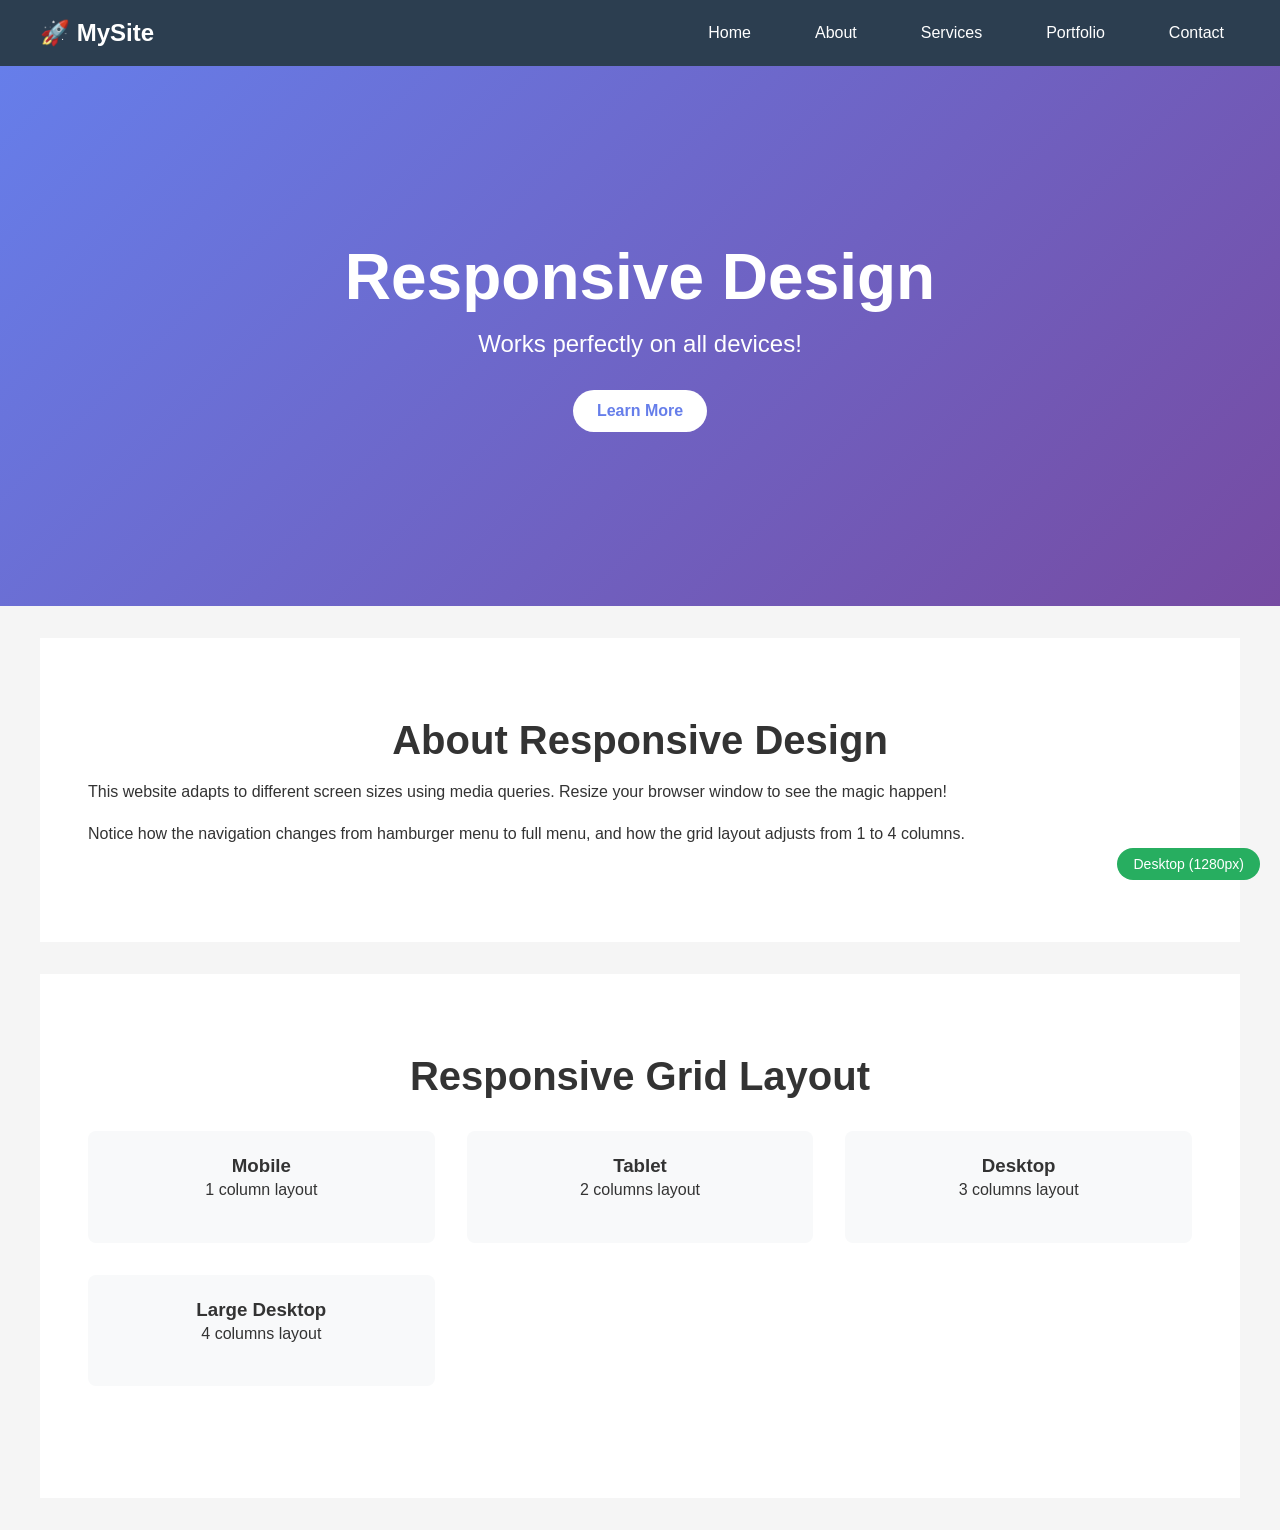
<file: media-queries-demo.html>
<!DOCTYPE html>
<html lang="en">
<head>
    <meta charset="UTF-8">
    <meta name="viewport" content="width=device-width, initial-scale=1.0">
    <title>Media Queries & Responsive Navigation</title>
    <style>
        /* Base styles - Mobile First */
        * {
            margin: 0;
            padding: 0;
            box-sizing: border-box;
        }
        
        body {
            font-family: Arial, sans-serif;
            background: #f5f5f5;
            color: #333;
        }
        
        /* Navigation - Mobile First */
        header {
            background: #2c3e50;
            color: white;
            padding: 1rem;
            position: sticky;
            top: 0;
            z-index: 1000;
        }
        
        .nav-container {
            display: flex;
            justify-content: space-between;
            align-items: center;
        }
        
        .logo {
            font-size: 1.5rem;
            font-weight: bold;
        }
        
        .hamburger {
            display: block; /* Visible on mobile */
            font-size: 1.5rem;
            cursor: pointer;
            background: none;
            border: none;
            color: white;
        }
        
        .nav-menu {
            display: none; /* Hidden on mobile */
            position: absolute;
            top: 100%;
            left: 0;
            right: 0;
            background: #34495e;
            flex-direction: column;
            padding: 1rem;
        }
        
        .nav-menu.active {
            display: flex; /* Show when hamburger clicked */
        }
        
        .nav-menu a {
            color: white;
            text-decoration: none;
            padding: 0.75rem;
            display: block;
            border-bottom: 1px solid #4a5f7a;
        }
        
        .nav-menu a:hover {
            background: #4a5f7a;
        }
        
        /* Hero Section - Mobile */
        .hero {
            background: linear-gradient(135deg, #667eea 0%, #764ba2 100%);
            color: white;
            padding: 4rem 1rem;
            text-align: center;
            min-height: 60vh;
            display: flex;
            align-items: center;
            justify-content: center;
        }
        
        .hero h1 {
            font-size: 2rem;
            margin-bottom: 1rem;
        }
        
        .hero p {
            font-size: 1.1rem;
            margin-bottom: 2rem;
        }
        
        .cta-button {
            display: inline-block;
            padding: 0.75rem 1.5rem;
            background: white;
            color: #667eea;
            text-decoration: none;
            border-radius: 25px;
            font-weight: bold;
        }
        
        /* Content Sections - Mobile */
        .section {
            padding: 3rem 1rem;
            background: white;
            margin: 1rem 0;
        }
        
        .section h2 {
            font-size: 1.5rem;
            margin-bottom: 1rem;
            text-align: center;
        }
        
        .section p {
            font-size: 1rem;
            line-height: 1.6;
            margin-bottom: 1rem;
        }
        
        /* Grid Layout - Mobile */
        .grid {
            display: grid;
            grid-template-columns: 1fr; /* 1 column on mobile */
            gap: 1rem;
            margin: 2rem 0;
        }
        
        .grid-item {
            background: #f8f9fa;
            padding: 1.5rem;
            border-radius: 8px;
            text-align: center;
        }
        
        /* Breakpoint Indicator */
        .breakpoint-indicator {
            position: fixed;
            bottom: 20px;
            right: 20px;
            background: #e74c3c;
            color: white;
            padding: 0.5rem 1rem;
            border-radius: 20px;
            font-size: 0.875rem;
            z-index: 1001;
        }
        
        /* Tablet Styles - 768px and up */
        @media (min-width: 768px) {
            .hamburger {
                display: none; /* Hide hamburger */
            }
            
            .nav-menu {
                display: flex; /* Show menu */
                position: static;
                background: none;
                flex-direction: row;
                padding: 0;
                gap: 2rem;
            }
            
            .nav-menu a {
                border-bottom: none;
                padding: 0.5rem 1rem;
            }
            
            .hero h1 {
                font-size: 3rem;
            }
            
            .hero p {
                font-size: 1.3rem;
            }
            
            .section {
                padding: 4rem 2rem;
            }
            
            .section h2 {
                font-size: 2rem;
            }
            
            .grid {
                grid-template-columns: 1fr 1fr; /* 2 columns on tablet */
            }
            
            .breakpoint-indicator {
                background: #f39c12;
            }
        }
        
        /* Desktop Styles - 1024px and up */
        @media (min-width: 1024px) {
            .nav-container {
                max-width: 1200px;
                margin: 0 auto;
            }
            
            .hero h1 {
                font-size: 4rem;
            }
            
            .hero p {
                font-size: 1.5rem;
            }
            
            .section {
                padding: 5rem 3rem;
                max-width: 1200px;
                margin: 2rem auto;
            }
            
            .section h2 {
                font-size: 2.5rem;
            }
            
            .grid {
                grid-template-columns: 1fr 1fr 1fr; /* 3 columns on desktop */
                gap: 2rem;
            }
            
            .breakpoint-indicator {
                background: #27ae60;
            }
        }
        
        /* Large Desktop - 1440px and up */
        @media (min-width: 1440px) {
            .hero h1 {
                font-size: 5rem;
            }
            
            .section {
                max-width: 1400px;
            }
            
            .grid {
                grid-template-columns: 1fr 1fr 1fr 1fr; /* 4 columns */
            }
            
            .breakpoint-indicator {
                background: #8e44ad;
            }
        }
    </style>
</head>
<body>
    <!-- Navigation -->
    <header>
        <div class="nav-container">
            <div class="logo">🚀 MySite</div>
            <button class="hamburger" onclick="toggleMenu()">☰</button>
            <nav class="nav-menu" id="navMenu">
                <a href="#home">Home</a>
                <a href="#about">About</a>
                <a href="#services">Services</a>
                <a href="#portfolio">Portfolio</a>
                <a href="#contact">Contact</a>
            </nav>
        </div>
    </header>
    
    <!-- Hero Section -->
    <section class="hero">
        <div>
            <h1>Responsive Design</h1>
            <p>Works perfectly on all devices!</p>
            <a href="#about" class="cta-button">Learn More</a>
        </div>
    </section>
    
    <!-- About Section -->
    <section class="section" id="about">
        <h2>About Responsive Design</h2>
        <p>This website adapts to different screen sizes using media queries. Resize your browser window to see the magic happen!</p>
        <p>Notice how the navigation changes from hamburger menu to full menu, and how the grid layout adjusts from 1 to 4 columns.</p>
    </section>
    
    <!-- Grid Demo -->
    <section class="section">
        <h2>Responsive Grid Layout</h2>
        <div class="grid">
            <div class="grid-item">
                <h3>Mobile</h3>
                <p>1 column layout</p>
            </div>
            <div class="grid-item">
                <h3>Tablet</h3>
                <p>2 columns layout</p>
            </div>
            <div class="grid-item">
                <h3>Desktop</h3>
                <p>3 columns layout</p>
            </div>
            <div class="grid-item">
                <h3>Large Desktop</h3>
                <p>4 columns layout</p>
            </div>
        </div>
    </section>
    
    <!-- Breakpoint Indicator -->
    <div class="breakpoint-indicator" id="breakpointIndicator">
        Mobile (< 768px)
    </div>
    
    <script>
        // Toggle mobile menu
        function toggleMenu() {
            const navMenu = document.getElementById('navMenu');
            navMenu.classList.toggle('active');
        }
        
        // Update breakpoint indicator
        function updateBreakpointIndicator() {
            const indicator = document.getElementById('breakpointIndicator');
            const width = window.innerWidth;
            
            if (width < 768) {
                indicator.textContent = `Mobile (${width}px)`;
                indicator.style.background = '#e74c3c';
            } else if (width < 1024) {
                indicator.textContent = `Tablet (${width}px)`;
                indicator.style.background = '#f39c12';
            } else if (width < 1440) {
                indicator.textContent = `Desktop (${width}px)`;
                indicator.style.background = '#27ae60';
            } else {
                indicator.textContent = `Large Desktop (${width}px)`;
                indicator.style.background = '#8e44ad';
            }
        }
        
        // Update on resize
        window.addEventListener('resize', updateBreakpointIndicator);
        updateBreakpointIndicator();
    </script>
</body>
</html>
</file>
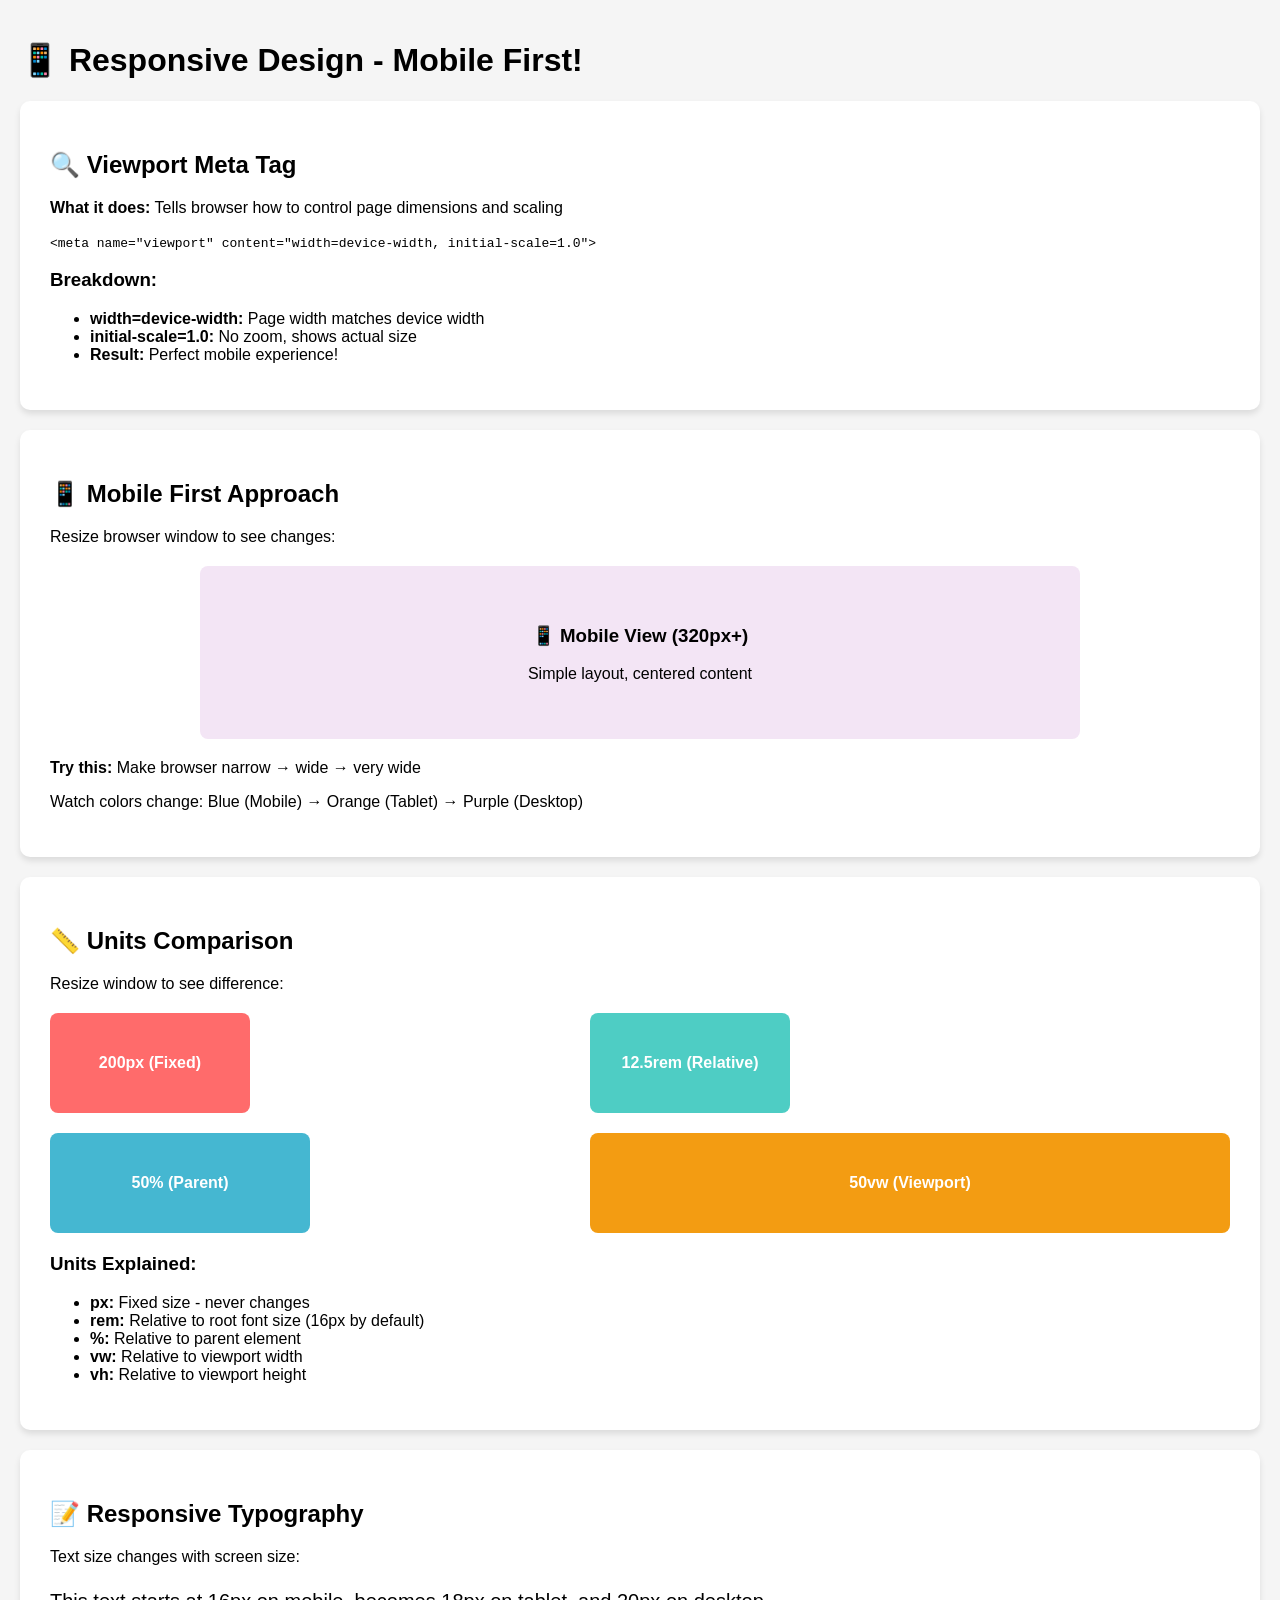
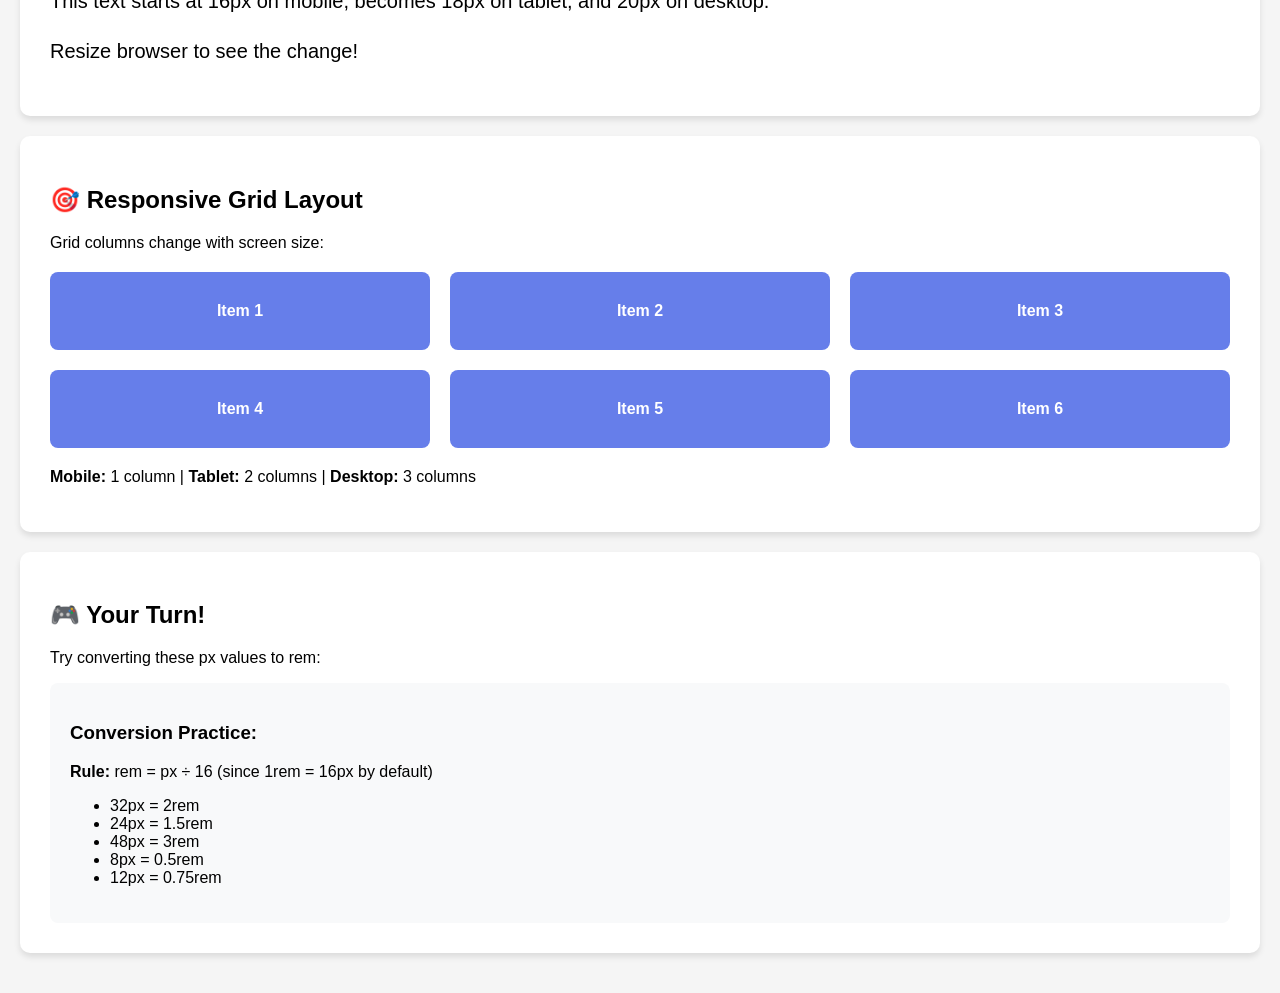
<file: responsive-demo.html>
<!DOCTYPE html>
<html lang="en">
<head>
    <meta charset="UTF-8">
    <meta name="viewport" content="width=device-width, initial-scale=1.0">
    <title>Responsive Design - Mobile First</title>
    <style>
        body {
            font-family: Arial, sans-serif;
            margin: 0;
            padding: 20px;
            background: #f5f5f5;
        }
        
        .demo-section {
            background: white;
            padding: 30px;
            margin: 20px 0;
            border-radius: 10px;
            box-shadow: 0 4px 6px rgba(0,0,0,0.1);
        }
        
        /* Mobile First - Base Styles (320px and up) */
        .mobile-first-demo {
            background: #e3f2fd;
            padding: 20px;
            border-radius: 8px;
            margin: 10px 0;
            text-align: center;
        }
        
        /* Tablet - 768px and up */
        @media (min-width: 768px) {
            .mobile-first-demo {
                background: #fff3e0;
                padding: 30px;
                text-align: left;
            }
        }
        
        /* Desktop - 1024px and up */
        @media (min-width: 1024px) {
            .mobile-first-demo {
                background: #f3e5f5;
                padding: 40px;
                text-align: center;
                max-width: 800px;
                margin: 20px auto;
            }
        }
        
        /* Units Comparison */
        .units-demo {
            display: grid;
            grid-template-columns: 1fr 1fr;
            gap: 20px;
            margin: 20px 0;
        }
        
        .px-box {
            width: 200px;
            height: 100px;
            background: #ff6b6b;
            color: white;
            display: flex;
            align-items: center;
            justify-content: center;
            border-radius: 8px;
            font-weight: bold;
        }
        
        .rem-box {
            width: 12.5rem; /* 200px / 16px = 12.5rem */
            height: 6.25rem; /* 100px / 16px = 6.25rem */
            background: #4ecdc4;
            color: white;
            display: flex;
            align-items: center;
            justify-content: center;
            border-radius: 8px;
            font-weight: bold;
        }
        
        .percent-box {
            width: 50%;
            height: 100px;
            background: #45b7d1;
            color: white;
            display: flex;
            align-items: center;
            justify-content: center;
            border-radius: 8px;
            font-weight: bold;
        }
        
        .vw-box {
            width: 50vw; /* 50% of viewport width */
            height: 100px;
            background: #f39c12;
            color: white;
            display: flex;
            align-items: center;
            justify-content: center;
            border-radius: 8px;
            font-weight: bold;
        }
        
        /* Responsive Typography */
        .responsive-text {
            font-size: 16px; /* Base mobile size */
            line-height: 1.5;
        }
        
        @media (min-width: 768px) {
            .responsive-text {
                font-size: 18px; /* Tablet */
            }
        }
        
        @media (min-width: 1024px) {
            .responsive-text {
                font-size: 20px; /* Desktop */
            }
        }
        
        /* Responsive Grid */
        .responsive-grid {
            display: grid;
            grid-template-columns: 1fr; /* Mobile: 1 column */
            gap: 20px;
            margin: 20px 0;
        }
        
        @media (min-width: 768px) {
            .responsive-grid {
                grid-template-columns: 1fr 1fr; /* Tablet: 2 columns */
            }
        }
        
        @media (min-width: 1024px) {
            .responsive-grid {
                grid-template-columns: 1fr 1fr 1fr; /* Desktop: 3 columns */
            }
        }
        
        .grid-item {
            background: #667eea;
            color: white;
            padding: 30px;
            border-radius: 8px;
            text-align: center;
            font-weight: bold;
        }
    </style>
</head>
<body>
    <h1>📱 Responsive Design - Mobile First!</h1>
    
    <!-- Viewport Explanation -->
    <div class="demo-section">
        <h2>🔍 Viewport Meta Tag</h2>
        <p><strong>What it does:</strong> Tells browser how to control page dimensions and scaling</p>
        <code>&lt;meta name="viewport" content="width=device-width, initial-scale=1.0"&gt;</code>
        
        <h3>Breakdown:</h3>
        <ul>
            <li><strong>width=device-width:</strong> Page width matches device width</li>
            <li><strong>initial-scale=1.0:</strong> No zoom, shows actual size</li>
            <li><strong>Result:</strong> Perfect mobile experience!</li>
        </ul>
    </div>
    
    <!-- Mobile First Demo -->
    <div class="demo-section">
        <h2>📱 Mobile First Approach</h2>
        <p>Resize browser window to see changes:</p>
        
        <div class="mobile-first-demo">
            <h3>📱 Mobile View (320px+)</h3>
            <p>Simple layout, centered content</p>
        </div>
        
        <p><strong>Try this:</strong> Make browser narrow → wide → very wide</p>
        <p>Watch colors change: Blue (Mobile) → Orange (Tablet) → Purple (Desktop)</p>
    </div>
    
    <!-- Units Comparison -->
    <div class="demo-section">
        <h2>📏 Units Comparison</h2>
        <p>Resize window to see difference:</p>
        
        <div class="units-demo">
            <div class="px-box">200px (Fixed)</div>
            <div class="rem-box">12.5rem (Relative)</div>
            <div class="percent-box">50% (Parent)</div>
            <div class="vw-box">50vw (Viewport)</div>
        </div>
        
        <h3>Units Explained:</h3>
        <ul>
            <li><strong>px:</strong> Fixed size - never changes</li>
            <li><strong>rem:</strong> Relative to root font size (16px by default)</li>
            <li><strong>%:</strong> Relative to parent element</li>
            <li><strong>vw:</strong> Relative to viewport width</li>
            <li><strong>vh:</strong> Relative to viewport height</li>
        </ul>
    </div>
    
    <!-- Responsive Typography -->
    <div class="demo-section">
        <h2>📝 Responsive Typography</h2>
        <p>Text size changes with screen size:</p>
        
        <div class="responsive-text">
            <p>This text starts at 16px on mobile, becomes 18px on tablet, and 20px on desktop.</p>
            <p>Resize browser to see the change!</p>
        </div>
    </div>
    
    <!-- Responsive Grid -->
    <div class="demo-section">
        <h2>🎯 Responsive Grid Layout</h2>
        <p>Grid columns change with screen size:</p>
        
        <div class="responsive-grid">
            <div class="grid-item">Item 1</div>
            <div class="grid-item">Item 2</div>
            <div class="grid-item">Item 3</div>
            <div class="grid-item">Item 4</div>
            <div class="grid-item">Item 5</div>
            <div class="grid-item">Item 6</div>
        </div>
        
        <p><strong>Mobile:</strong> 1 column | <strong>Tablet:</strong> 2 columns | <strong>Desktop:</strong> 3 columns</p>
    </div>
    
    <!-- Practice Section -->
    <div class="demo-section">
        <h2>🎮 Your Turn!</h2>
        <p>Try converting these px values to rem:</p>
        
        <div style="background: #f8f9fa; padding: 20px; border-radius: 8px;">
            <h3>Conversion Practice:</h3>
            <p><strong>Rule:</strong> rem = px ÷ 16 (since 1rem = 16px by default)</p>
            <ul>
                <li>32px = 2rem</li>
                <li>24px = 1.5rem</li>
                <li>48px = 3rem</li>
                <li>8px = 0.5rem</li>
                <li>12px = 0.75rem</li>
            </ul>
        </div>
    </div>
</body>
</html>
</file>
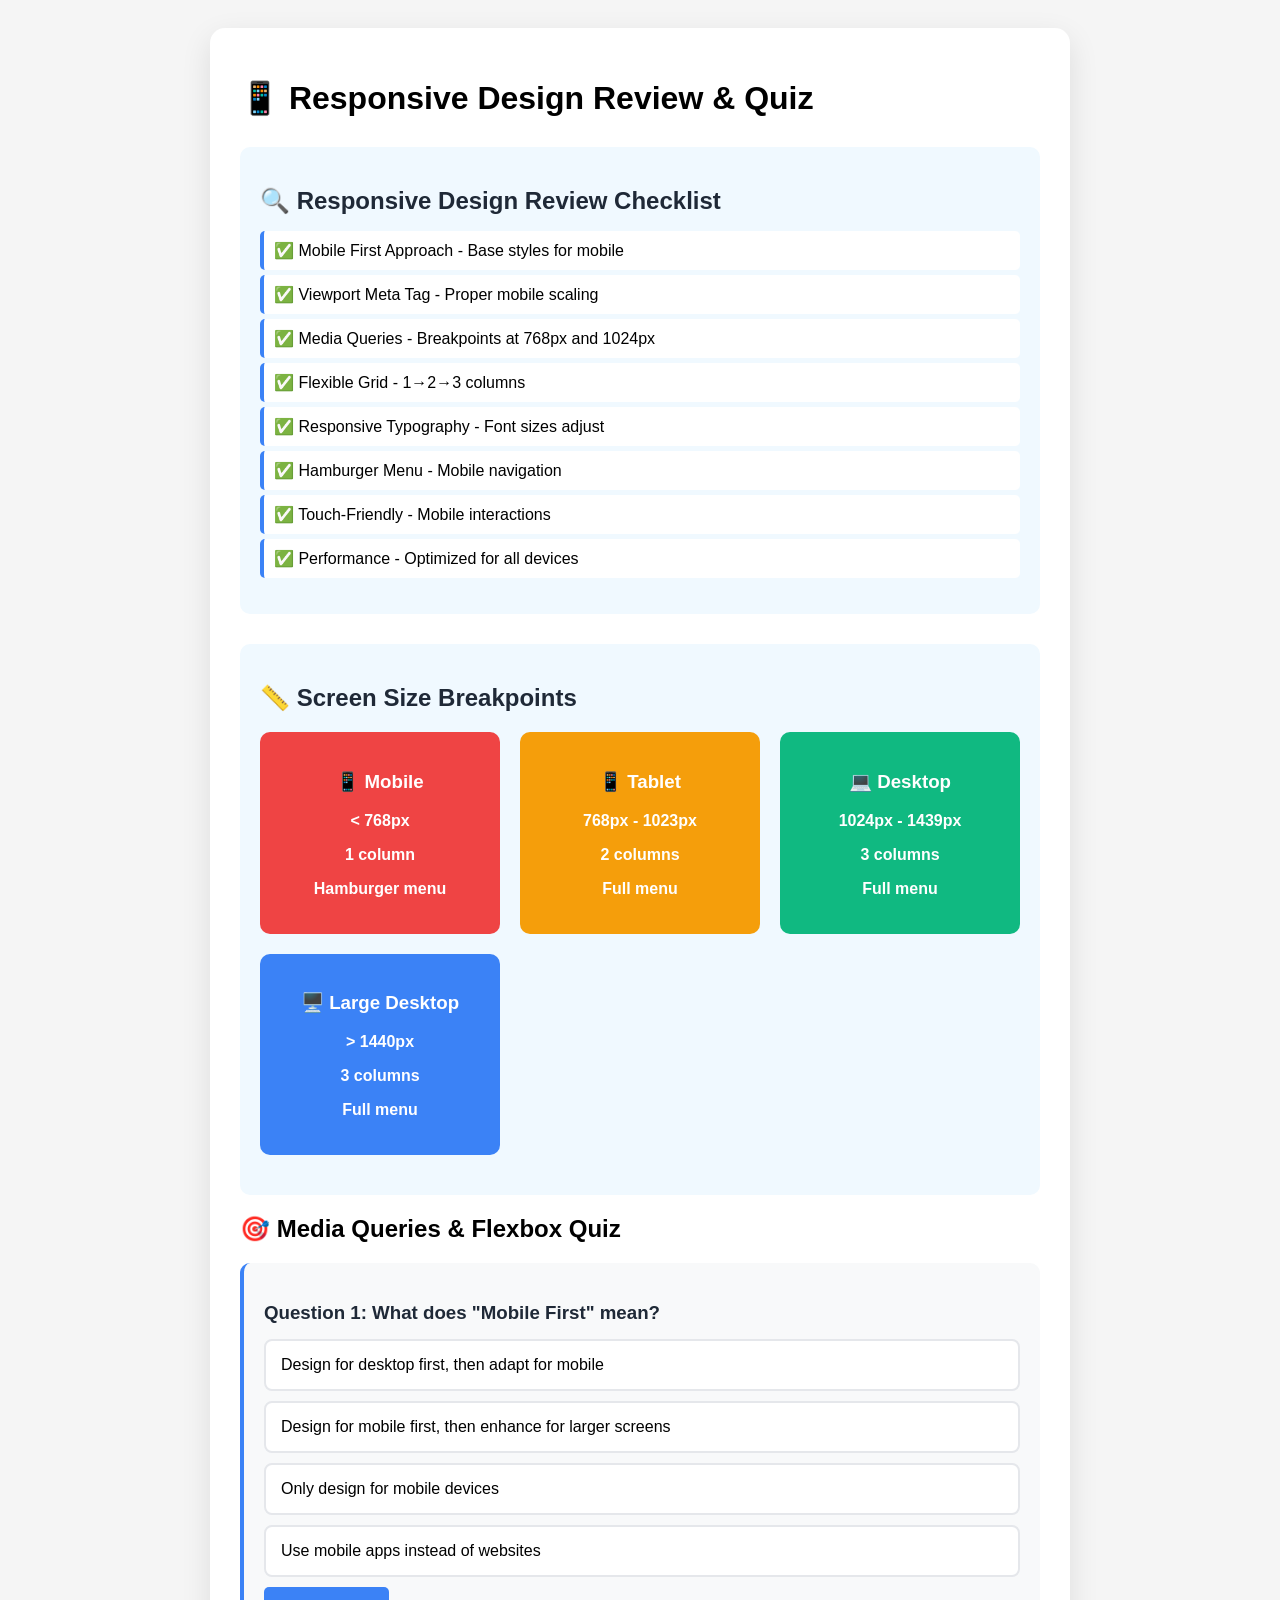
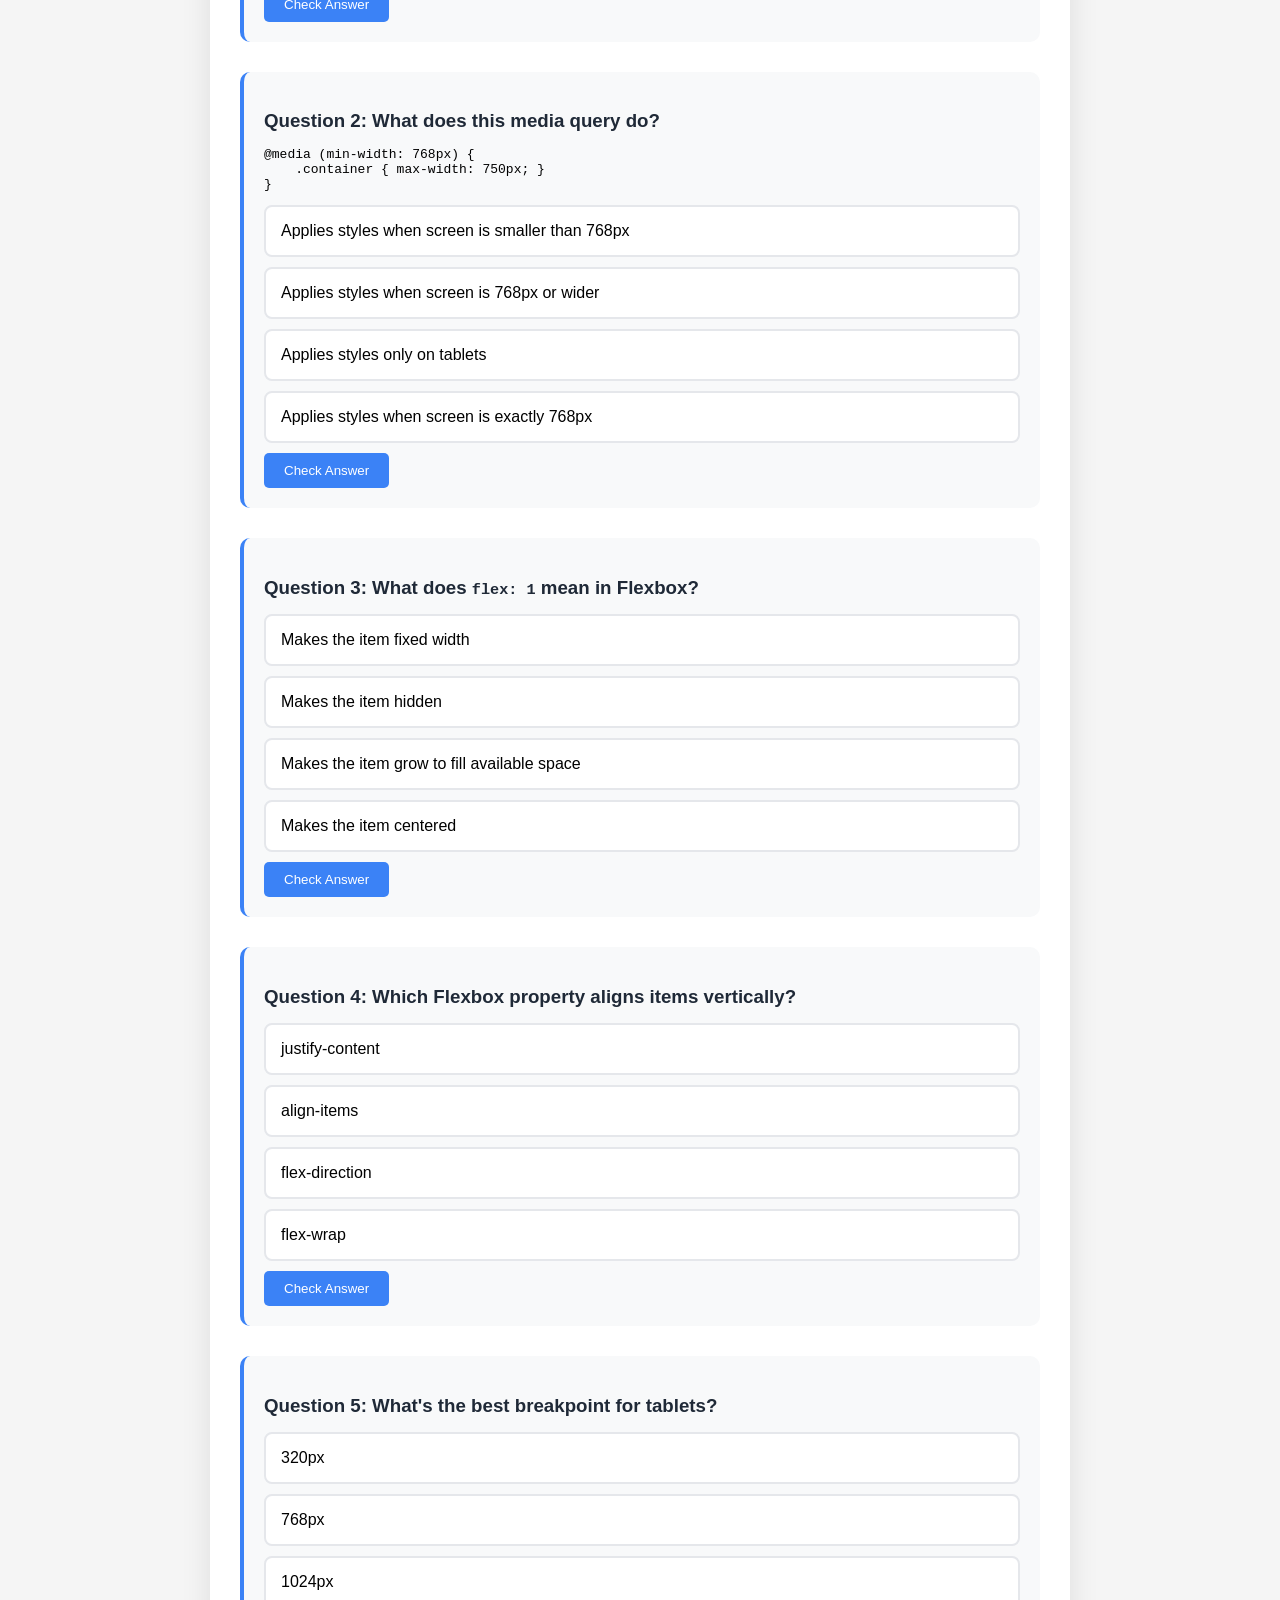
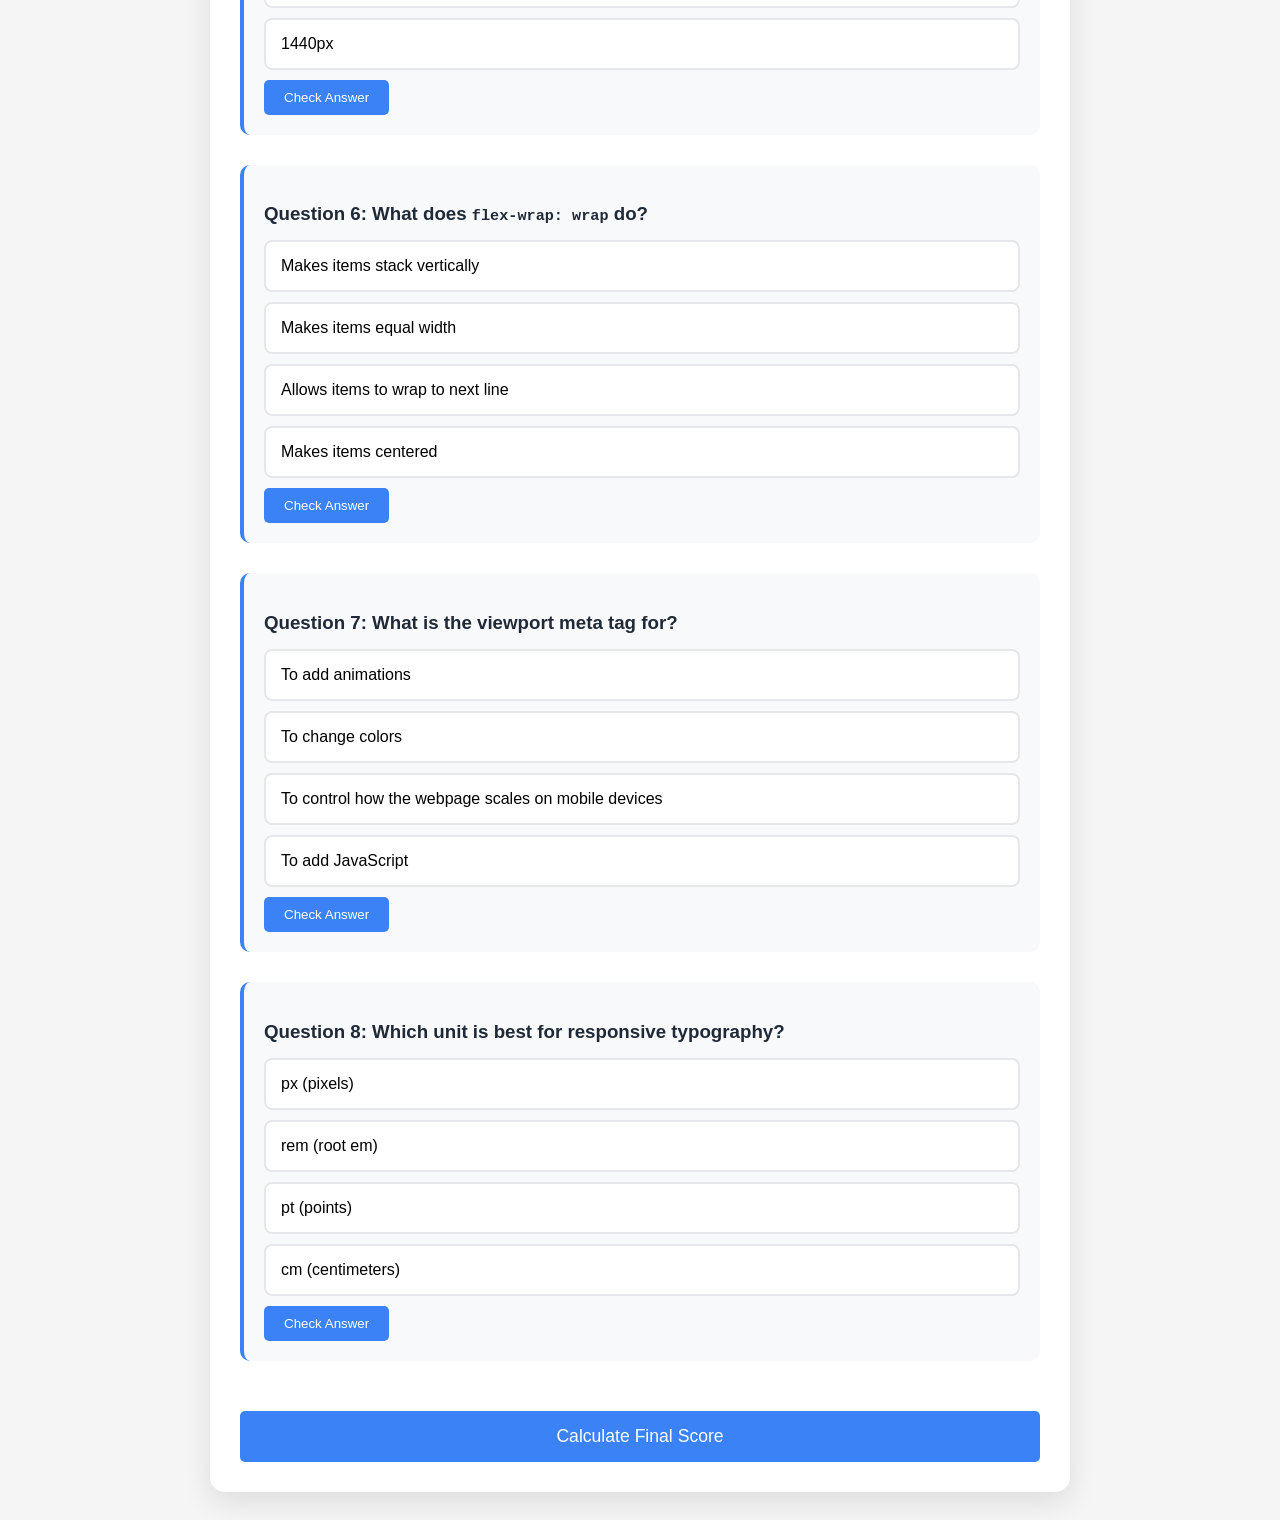
<file: responsive-quiz.html>
<!DOCTYPE html>
<html lang="en">
<head>
    <meta charset="UTF-8">
    <meta name="viewport" content="width=device-width, initial-scale=1.0">
    <title>Responsive Design Review & Quiz</title>
    <style>
        body {
            font-family: Arial, sans-serif;
            padding: 20px;
            background: #f5f5f5;
        }
        
        .quiz-container {
            max-width: 800px;
            margin: 0 auto;
            background: white;
            padding: 30px;
            border-radius: 15px;
            box-shadow: 0 10px 30px rgba(0,0,0,0.1);
        }
        
        .question {
            margin-bottom: 30px;
            padding: 20px;
            background: #f8f9fa;
            border-radius: 10px;
            border-left: 4px solid #3b82f6;
        }
        
        .question h3 {
            color: #1f2937;
            margin-bottom: 15px;
        }
        
        .options {
            display: grid;
            gap: 10px;
        }
        
        .option {
            padding: 15px;
            background: white;
            border: 2px solid #e5e7eb;
            border-radius: 8px;
            cursor: pointer;
            transition: all 0.3s ease;
        }
        
        .option:hover {
            border-color: #3b82f6;
            background: #eff6ff;
        }
        
        .option.correct {
            border-color: #10b981;
            background: #d1fae5;
        }
        
        .option.incorrect {
            border-color: #ef4444;
            background: #fee2e2;
        }
        
        .explanation {
            margin-top: 10px;
            padding: 10px;
            background: #fef3c7;
            border-radius: 5px;
            display: none;
        }
        
        .explanation.show {
            display: block;
        }
        
        .check-btn {
            background: #3b82f6;
            color: white;
            border: none;
            padding: 10px 20px;
            border-radius: 5px;
            cursor: pointer;
            margin-top: 10px;
        }
        
        .check-btn:hover {
            background: #2563eb;
        }
        
        .score {
            text-align: center;
            font-size: 1.5rem;
            font-weight: bold;
            color: #1f2937;
            margin-top: 20px;
            padding: 20px;
            background: #f0f9ff;
            border-radius: 10px;
            display: none;
        }
        
        .score.show {
            display: block;
        }
        
        .review-section {
            margin-top: 30px;
            padding: 20px;
            background: #f0f9ff;
            border-radius: 10px;
        }
        
        .review-section h2 {
            color: #1f2937;
            margin-bottom: 15px;
        }
        
        .checklist {
            list-style: none;
            padding: 0;
        }
        
        .checklist li {
            padding: 10px;
            margin: 5px 0;
            background: white;
            border-radius: 5px;
            border-left: 4px solid #3b82f6;
        }
        
        .responsive-test {
            display: grid;
            grid-template-columns: repeat(auto-fit, minmax(200px, 1fr));
            gap: 20px;
            margin: 20px 0;
        }
        
        .screen-size {
            padding: 20px;
            text-align: center;
            border-radius: 10px;
            color: white;
            font-weight: bold;
        }
        
        .mobile {
            background: #ef4444;
        }
        
        .tablet {
            background: #f59e0b;
        }
        
        .desktop {
            background: #10b981;
        }
        
        .large-desktop {
            background: #3b82f6;
        }
    </style>
</head>
<body>
    <div class="quiz-container">
        <h1>📱 Responsive Design Review & Quiz</h1>
        
        <!-- Responsive Design Review -->
        <div class="review-section">
            <h2>🔍 Responsive Design Review Checklist</h2>
            <ul class="checklist">
                <li>✅ Mobile First Approach - Base styles for mobile</li>
                <li>✅ Viewport Meta Tag - Proper mobile scaling</li>
                <li>✅ Media Queries - Breakpoints at 768px and 1024px</li>
                <li>✅ Flexible Grid - 1→2→3 columns</li>
                <li>✅ Responsive Typography - Font sizes adjust</li>
                <li>✅ Hamburger Menu - Mobile navigation</li>
                <li>✅ Touch-Friendly - Mobile interactions</li>
                <li>✅ Performance - Optimized for all devices</li>
            </ul>
        </div>
        
        <!-- Screen Size Breakdown -->
        <div class="review-section">
            <h2>📏 Screen Size Breakpoints</h2>
            <div class="responsive-test">
                <div class="screen-size mobile">
                    <h3>📱 Mobile</h3>
                    <p>&lt; 768px</p>
                    <p>1 column</p>
                    <p>Hamburger menu</p>
                </div>
                <div class="screen-size tablet">
                    <h3>📱 Tablet</h3>
                    <p>768px - 1023px</p>
                    <p>2 columns</p>
                    <p>Full menu</p>
                </div>
                <div class="screen-size desktop">
                    <h3>💻 Desktop</h3>
                    <p>1024px - 1439px</p>
                    <p>3 columns</p>
                    <p>Full menu</p>
                </div>
                <div class="screen-size large-desktop">
                    <h3>🖥️ Large Desktop</h3>
                    <p>&gt; 1440px</p>
                    <p>3 columns</p>
                    <p>Full menu</p>
                </div>
            </div>
        </div>
        
        <!-- Quiz Questions -->
        <h2>🎯 Media Queries & Flexbox Quiz</h2>
        
        <!-- Question 1 -->
        <div class="question">
            <h3>Question 1: What does "Mobile First" mean?</h3>
            <div class="options">
                <div class="option" data-correct="false">Design for desktop first, then adapt for mobile</div>
                <div class="option" data-correct="true">Design for mobile first, then enhance for larger screens</div>
                <div class="option" data-correct="false">Only design for mobile devices</div>
                <div class="option" data-correct="false">Use mobile apps instead of websites</div>
            </div>
            <button class="check-btn" onclick="checkAnswer(0)">Check Answer</button>
            <div class="explanation">
                <strong>Correct Answer:</strong> Mobile First means designing for mobile devices first, then progressively enhancing the experience for larger screens using media queries.
            </div>
        </div>
        
        <!-- Question 2 -->
        <div class="question">
            <h3>Question 2: What does this media query do?</h3>
            <pre><code>@media (min-width: 768px) {
    .container { max-width: 750px; }
}</code></pre>
            <div class="options">
                <div class="option" data-correct="false">Applies styles when screen is smaller than 768px</div>
                <div class="option" data-correct="true">Applies styles when screen is 768px or wider</div>
                <div class="option" data-correct="false">Applies styles only on tablets</div>
                <div class="option" data-correct="false">Applies styles when screen is exactly 768px</div>
            </div>
            <button class="check-btn" onclick="checkAnswer(1)">Check Answer</button>
            <div class="explanation">
                <strong>Correct Answer:</strong> <code>min-width: 768px</code> means the styles apply when the viewport width is 768 pixels or wider. This is the Mobile First approach.
            </div>
        </div>
        
        <!-- Question 3 -->
        <div class="question">
            <h3>Question 3: What does <code>flex: 1</code> mean in Flexbox?</h3>
            <div class="options">
                <div class="option" data-correct="false">Makes the item fixed width</div>
                <div class="option" data-correct="false">Makes the item hidden</div>
                <div class="option" data-correct="true">Makes the item grow to fill available space</div>
                <div class="option" data-correct="false">Makes the item centered</div>
            </div>
            <button class="check-btn" onclick="checkAnswer(2)">Check Answer</button>
            <div class="explanation">
                <strong>Correct Answer:</strong> <code>flex: 1</code> is shorthand for <code>flex-grow: 1; flex-shrink: 1; flex-basis: 0%</code>. It makes the flex item grow to fill available space.
            </div>
        </div>
        
        <!-- Question 4 -->
        <div class="question">
            <h3>Question 4: Which Flexbox property aligns items vertically?</h3>
            <div class="options">
                <div class="option" data-correct="false">justify-content</div>
                <div class="option" data-correct="true">align-items</div>
                <div class="option" data-correct="false">flex-direction</div>
                <div class="option" data-correct="false">flex-wrap</div>
            </div>
            <button class="check-btn" onclick="checkAnswer(3)">Check Answer</button>
            <div class="explanation">
                <strong>Correct Answer:</strong> <code>align-items</code> aligns flex items along the cross axis (vertically by default). <code>justify-content</code> aligns along the main axis (horizontally by default).
            </div>
        </div>
        
        <!-- Question 5 -->
        <div class="question">
            <h3>Question 5: What's the best breakpoint for tablets?</h3>
            <div class="options">
                <div class="option" data-correct="false">320px</div>
                <div class="option" data-correct="true">768px</div>
                <div class="option" data-correct="false">1024px</div>
                <div class="option" data-correct="false">1440px</div>
            </div>
            <button class="check-btn" onclick="checkAnswer(4)">Check Answer</button>
            <div class="explanation">
                <strong>Correct Answer:</strong> 768px is the standard breakpoint for tablets. Common breakpoints: Mobile (&lt;768px), Tablet (768px-1023px), Desktop (1024px+).
            </div>
        </div>
        
        <!-- Question 6 -->
        <div class="question">
            <h3>Question 6: What does <code>flex-wrap: wrap</code> do?</h3>
            <div class="options">
                <div class="option" data-correct="false">Makes items stack vertically</div>
                <div class="option" data-correct="false">Makes items equal width</div>
                <div class="option" data-correct="true">Allows items to wrap to next line</div>
                <div class="option" data-correct="false">Makes items centered</div>
            </div>
            <button class="check-btn" onclick="checkAnswer(5)">Check Answer</button>
            <div class="explanation">
                <strong>Correct Answer:</strong> <code>flex-wrap: wrap</code> allows flex items to wrap onto multiple lines if they don't fit in the container's width.
            </div>
        </div>
        
        <!-- Question 7 -->
        <div class="question">
            <h3>Question 7: What is the viewport meta tag for?</h3>
            <div class="options">
                <div class="option" data-correct="false">To add animations</div>
                <div class="option" data-correct="false">To change colors</div>
                <div class="option" data-correct="true">To control how the webpage scales on mobile devices</div>
                <div class="option" data-correct="false">To add JavaScript</div>
            </div>
            <button class="check-btn" onclick="checkAnswer(6)">Check Answer</button>
            <div class="explanation">
                <strong>Correct Answer:</strong> The viewport meta tag tells the browser how to control the page's dimensions and scaling on mobile devices. <code>&lt;meta name="viewport" content="width=device-width, initial-scale=1.0"&gt;</code>
            </div>
        </div>
        
        <!-- Question 8 -->
        <div class="question">
            <h3>Question 8: Which unit is best for responsive typography?</h3>
            <div class="options">
                <div class="option" data-correct="false">px (pixels)</div>
                <div class="option" data-correct="true">rem (root em)</div>
                <div class="option" data-correct="false">pt (points)</div>
                <div class="option" data-correct="false">cm (centimeters)</div>
            </div>
            <button class="check-btn" onclick="checkAnswer(7)">Check Answer</button>
            <div class="explanation">
                <strong>Correct Answer:</strong> <code>rem</code> is best for responsive typography because it's relative to the root font size and scales consistently across devices.
            </div>
        </div>
        
        <!-- Score Display -->
        <div class="score" id="score">
            Your Score: <span id="scoreValue">0</span>/8
        </div>
        
        <button class="check-btn" onclick="calculateScore()" style="width: 100%; padding: 15px; font-size: 1.1rem; margin-top: 20px;">
            Calculate Final Score
        </button>
    </div>
    
    <script>
        let score = 0;
        let answeredQuestions = new Set();
        
        function checkAnswer(questionIndex) {
            const question = document.querySelectorAll('.question')[questionIndex];
            const options = question.querySelectorAll('.option');
            const explanation = question.querySelector('.explanation');
            const button = question.querySelector('.check-btn');
            
            if (answeredQuestions.has(questionIndex)) {
                return; // Already answered
            }
            
            let correctSelected = false;
            
            options.forEach(option => {
                option.onclick = null; // Remove click handler
                if (option.dataset.correct === 'true') {
                    option.classList.add('correct');
                    if (option.classList.contains('selected')) {
                        correctSelected = true;
                    }
                } else if (option.classList.contains('selected')) {
                    option.classList.add('incorrect');
                }
            });
            
            explanation.classList.add('show');
            button.textContent = 'Answered';
            button.disabled = true;
            answeredQuestions.add(questionIndex);
            
            if (correctSelected) {
                score++;
            }
        }
        
        function calculateScore() {
            const scoreElement = document.getElementById('score');
            const scoreValue = document.getElementById('scoreValue');
            
            scoreValue.textContent = score;
            scoreElement.classList.add('show');
            
            // Scroll to score
            scoreElement.scrollIntoView({ behavior: 'smooth' });
        }
        
        // Add click handlers to options
        document.querySelectorAll('.option').forEach(option => {
            option.addEventListener('click', function() {
                const question = this.closest('.question');
                const options = question.querySelectorAll('.option');
                
                // Remove selected from all options in this question
                options.forEach(opt => opt.classList.remove('selected'));
                
                // Add selected to clicked option
                this.classList.add('selected');
            });
        });
    </script>
</body>
</html>
</file>
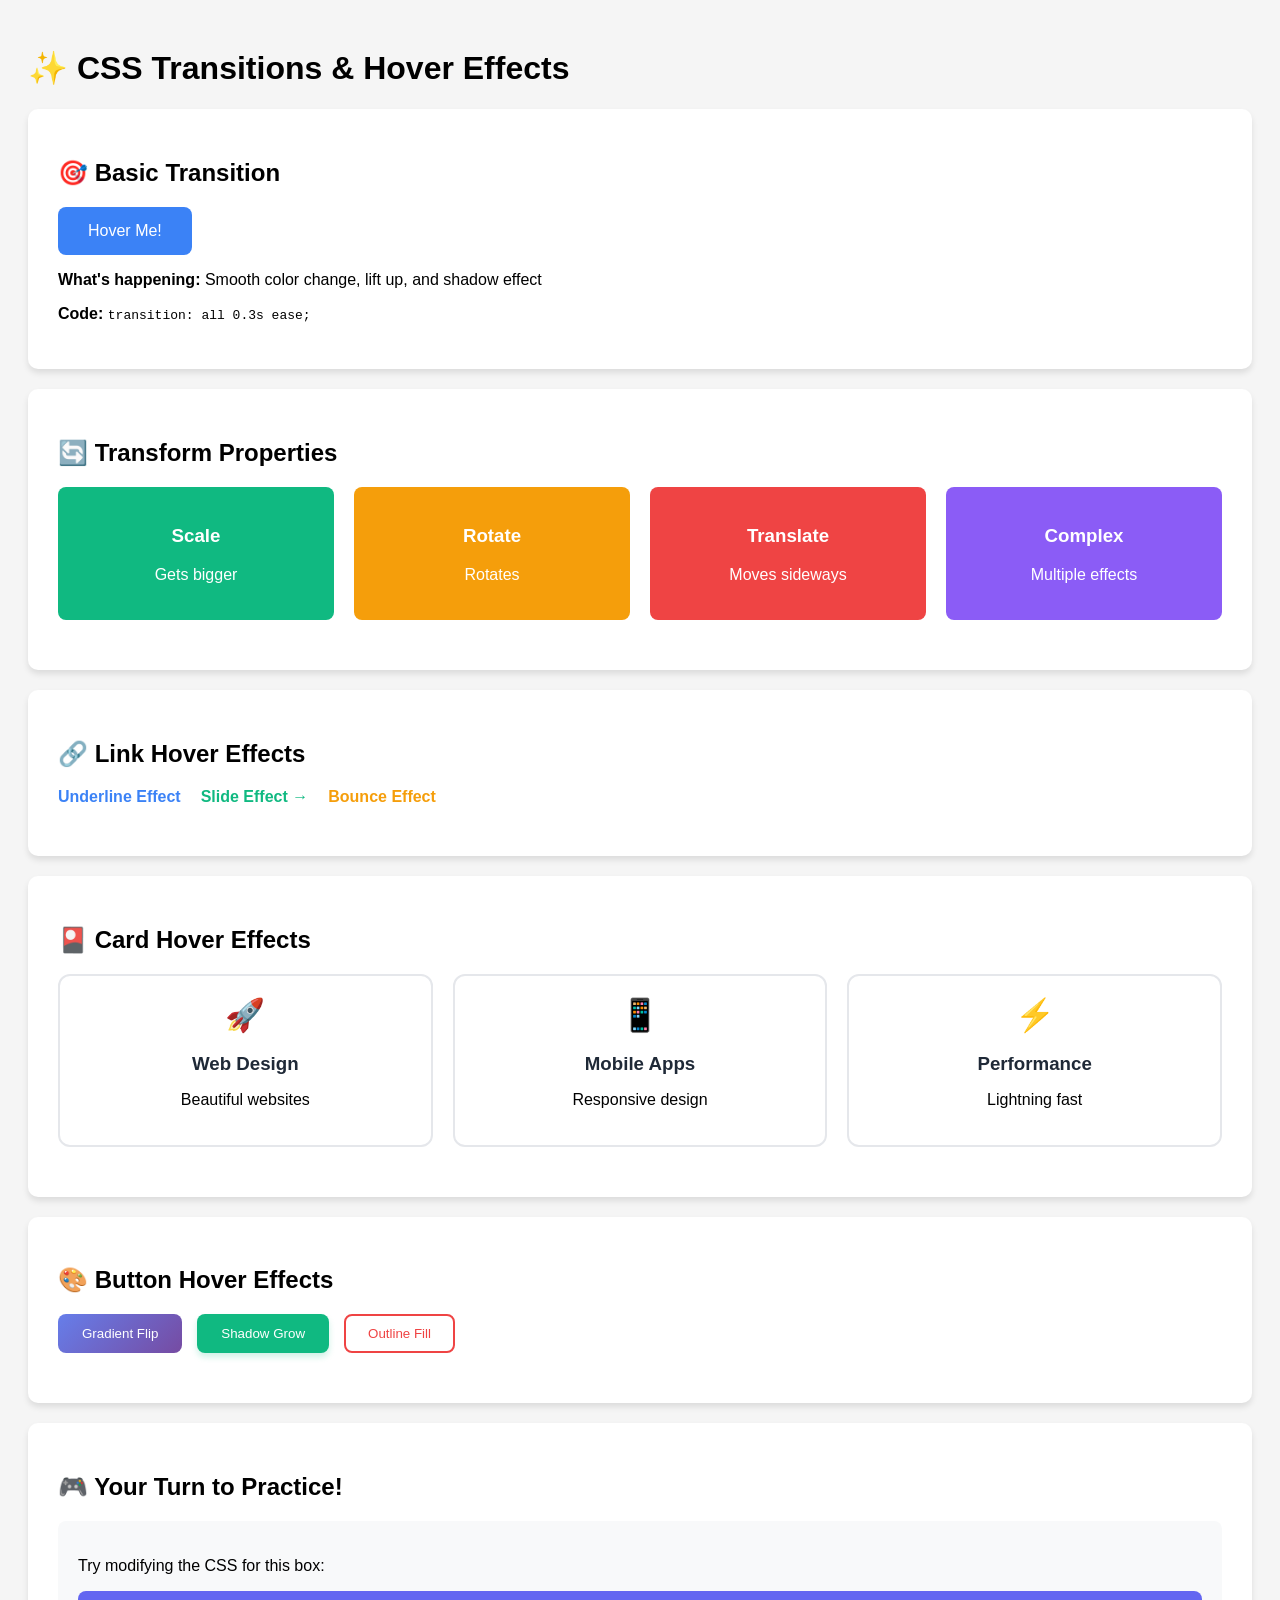
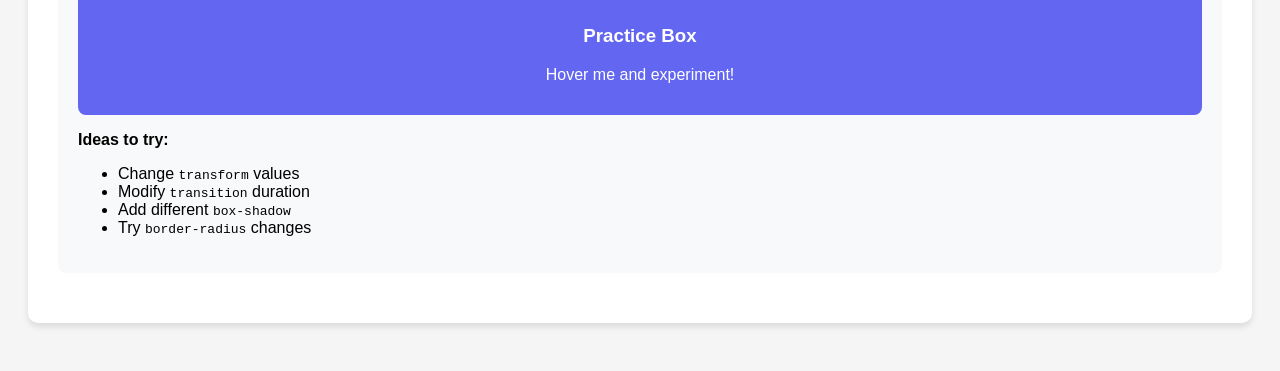
<file: transitions-demo.html>
<!DOCTYPE html>
<html lang="en">
<head>
    <meta charset="UTF-8">
    <meta name="viewport" content="width=device-width, initial-scale=1.0">
    <title>CSS Transitions & Hover Effects</title>
    <style>
        body {
            font-family: Arial, sans-serif;
            padding: 20px;
            background: #f5f5f5;
        }
        
        .demo-section {
            background: white;
            padding: 30px;
            margin: 20px 0;
            border-radius: 10px;
            box-shadow: 0 4px 6px rgba(0,0,0,0.1);
        }
        
        /* Basic Transition Example */
        .basic-transition {
            background: #3b82f6;
            color: white;
            padding: 15px 30px;
            border: none;
            border-radius: 8px;
            font-size: 16px;
            cursor: pointer;
            transition: all 0.3s ease; /* Smooth transition */
        }
        
        .basic-transition:hover {
            background: #2563eb;
            transform: translateY(-2px);
            box-shadow: 0 8px 20px rgba(59, 130, 246, 0.3);
        }
        
        /* Transform Examples */
        .transform-demo {
            display: grid;
            grid-template-columns: repeat(auto-fit, minmax(150px, 1fr));
            gap: 20px;
            margin: 20px 0;
        }
        
        .scale-box {
            background: #10b981;
            color: white;
            padding: 20px;
            border-radius: 8px;
            text-align: center;
            cursor: pointer;
            transition: transform 0.3s ease;
        }
        
        .scale-box:hover {
            transform: scale(1.1); /* 10% larger */
        }
        
        .rotate-box {
            background: #f59e0b;
            color: white;
            padding: 20px;
            border-radius: 8px;
            text-align: center;
            cursor: pointer;
            transition: transform 0.3s ease;
        }
        
        .rotate-box:hover {
            transform: rotate(5deg); /* Rotate 5 degrees */
        }
        
        .translate-box {
            background: #ef4444;
            color: white;
            padding: 20px;
            border-radius: 8px;
            text-align: center;
            cursor: pointer;
            transition: transform 0.3s ease;
        }
        
        .translate-box:hover {
            transform: translateX(10px); /* Move right 10px */
        }
        
        .complex-transform {
            background: #8b5cf6;
            color: white;
            padding: 20px;
            border-radius: 8px;
            text-align: center;
            cursor: pointer;
            transition: transform 0.3s ease;
        }
        
        .complex-transform:hover {
            transform: scale(1.05) rotate(3deg) translateY(-5px);
        }
        
        /* Link Hover Effects */
        .link-effects {
            display: flex;
            flex-wrap: wrap;
            gap: 20px;
            margin: 20px 0;
        }
        
        .underline-link {
            color: #3b82f6;
            text-decoration: none;
            font-weight: 600;
            position: relative;
            transition: color 0.3s ease;
        }
        
        .underline-link::after {
            content: '';
            position: absolute;
            bottom: -2px;
            left: 0;
            width: 0;
            height: 2px;
            background: #3b82f6;
            transition: width 0.3s ease;
        }
        
        .underline-link:hover {
            color: #2563eb;
        }
        
        .underline-link:hover::after {
            width: 100%;
        }
        
        .slide-link {
            color: #10b981;
            text-decoration: none;
            font-weight: 600;
            display: inline-block;
            transition: transform 0.3s ease;
        }
        
        .slide-link:hover {
            transform: translateX(5px);
        }
        
        .bounce-link {
            color: #f59e0b;
            text-decoration: none;
            font-weight: 600;
            display: inline-block;
            transition: transform 0.3s ease;
        }
        
        .bounce-link:hover {
            animation: bounce 0.5s ease;
        }
        
        @keyframes bounce {
            0%, 100% { transform: translateY(0); }
            50% { transform: translateY(-5px); }
        }
        
        /* Card Hover Effects */
        .card-demo {
            display: grid;
            grid-template-columns: repeat(auto-fit, minmax(250px, 1fr));
            gap: 20px;
            margin: 20px 0;
        }
        
        .hover-card {
            background: white;
            border: 2px solid #e5e7eb;
            border-radius: 12px;
            padding: 20px;
            text-align: center;
            transition: all 0.3s ease;
            cursor: pointer;
        }
        
        .hover-card:hover {
            border-color: #3b82f6;
            box-shadow: 0 10px 30px rgba(59, 130, 246, 0.2);
            transform: translateY(-5px);
        }
        
        .hover-card h3 {
            color: #1f2937;
            margin-bottom: 10px;
            transition: color 0.3s ease;
        }
        
        .hover-card:hover h3 {
            color: #3b82f6;
        }
        
        .hover-card .icon {
            font-size: 2rem;
            margin-bottom: 10px;
            transition: transform 0.3s ease;
        }
        
        .hover-card:hover .icon {
            transform: scale(1.2) rotate(10deg);
        }
        
        /* Button Variations */
        .button-demo {
            display: flex;
            flex-wrap: wrap;
            gap: 15px;
            margin: 20px 0;
        }
        
        .gradient-btn {
            background: linear-gradient(135deg, #667eea 0%, #764ba2 100%);
            color: white;
            border: none;
            padding: 12px 24px;
            border-radius: 8px;
            cursor: pointer;
            transition: all 0.3s ease;
            position: relative;
            overflow: hidden;
        }
        
        .gradient-btn::before {
            content: '';
            position: absolute;
            top: 0;
            left: -100%;
            width: 100%;
            height: 100%;
            background: linear-gradient(135deg, #764ba2 0%, #667eea 100%);
            transition: left 0.3s ease;
        }
        
        .gradient-btn:hover::before {
            left: 0;
        }
        
        .gradient-btn span {
            position: relative;
            z-index: 1;
        }
        
        .shadow-btn {
            background: #10b981;
            color: white;
            border: none;
            padding: 12px 24px;
            border-radius: 8px;
            cursor: pointer;
            transition: all 0.3s ease;
            box-shadow: 0 4px 6px rgba(16, 185, 129, 0.2);
        }
        
        .shadow-btn:hover {
            box-shadow: 0 8px 20px rgba(16, 185, 129, 0.4);
            transform: translateY(-2px);
        }
        
        .outline-btn {
            background: transparent;
            color: #ef4444;
            border: 2px solid #ef4444;
            padding: 10px 22px;
            border-radius: 8px;
            cursor: pointer;
            transition: all 0.3s ease;
        }
        
        .outline-btn:hover {
            background: #ef4444;
            color: white;
            transform: scale(1.05);
        }
        
        /* Interactive Practice Area */
        .practice-area {
            background: #f8f9fa;
            padding: 20px;
            border-radius: 8px;
            margin: 20px 0;
        }
        
        .practice-box {
            background: #6366f1;
            color: white;
            padding: 15px;
            border-radius: 8px;
            text-align: center;
            cursor: pointer;
            margin: 10px 0;
            transition: all 0.3s ease;
        }
        
        .practice-box:hover {
            /* Try different effects here! */
            transform: translateY(-3px);
            box-shadow: 0 10px 25px rgba(99, 102, 241, 0.3);
        }
    </style>
</head>
<body>
    <h1>✨ CSS Transitions & Hover Effects</h1>
    
    <!-- Basic Transition -->
    <div class="demo-section">
        <h2>🎯 Basic Transition</h2>
        <button class="basic-transition">Hover Me!</button>
        <p><strong>What's happening:</strong> Smooth color change, lift up, and shadow effect</p>
        <p><strong>Code:</strong> <code>transition: all 0.3s ease;</code></p>
    </div>
    
    <!-- Transform Examples -->
    <div class="demo-section">
        <h2>🔄 Transform Properties</h2>
        <div class="transform-demo">
            <div class="scale-box">
                <h3>Scale</h3>
                <p>Gets bigger</p>
            </div>
            <div class="rotate-box">
                <h3>Rotate</h3>
                <p>Rotates</p>
            </div>
            <div class="translate-box">
                <h3>Translate</h3>
                <p>Moves sideways</p>
            </div>
            <div class="complex-transform">
                <h3>Complex</h3>
                <p>Multiple effects</p>
            </div>
        </div>
    </div>
    
    <!-- Link Hover Effects -->
    <div class="demo-section">
        <h2>🔗 Link Hover Effects</h2>
        <div class="link-effects">
            <a href="#" class="underline-link">Underline Effect</a>
            <a href="#" class="slide-link">Slide Effect →</a>
            <a href="#" class="bounce-link">Bounce Effect</a>
        </div>
    </div>
    
    <!-- Card Hover Effects -->
    <div class="demo-section">
        <h2>🎴 Card Hover Effects</h2>
        <div class="card-demo">
            <div class="hover-card">
                <div class="icon">🚀</div>
                <h3>Web Design</h3>
                <p>Beautiful websites</p>
            </div>
            <div class="hover-card">
                <div class="icon">📱</div>
                <h3>Mobile Apps</h3>
                <p>Responsive design</p>
            </div>
            <div class="hover-card">
                <div class="icon">⚡</div>
                <h3>Performance</h3>
                <p>Lightning fast</p>
            </div>
        </div>
    </div>
    
    <!-- Button Variations -->
    <div class="demo-section">
        <h2>🎨 Button Hover Effects</h2>
        <div class="button-demo">
            <button class="gradient-btn"><span>Gradient Flip</span></button>
            <button class="shadow-btn">Shadow Grow</button>
            <button class="outline-btn">Outline Fill</button>
        </div>
    </div>
    
    <!-- Practice Area -->
    <div class="demo-section">
        <h2>🎮 Your Turn to Practice!</h2>
        <div class="practice-area">
            <p>Try modifying the CSS for this box:</p>
            <div class="practice-box">
                <h3>Practice Box</h3>
                <p>Hover me and experiment!</p>
            </div>
            <p><strong>Ideas to try:</strong></p>
            <ul>
                <li>Change <code>transform</code> values</li>
                <li>Modify <code>transition</code> duration</li>
                <li>Add different <code>box-shadow</code></li>
                <li>Try <code>border-radius</code> changes</li>
            </ul>
        </div>
    </div>
</body>
</html>
</file>
<file: css/box-model.css>
/* Box Model Practice */

/* Box Model Demo */
.box-model-demo {
    /* Content Area */
    width: 200px;
    height: 100px;
    background-color: #e3f2fd;
    
    /* Padding - Content ke andar ka space */
    padding: 20px;
    
    /* Border - Edge line */
    border: 3px solid #1976d2;
    
    /* Margin - Bahar ka space */
    margin: 30px;
}

/* Comparison Examples */
.content-only {
    width: 200px;
    height: 100px;
    background: #ffeb3b;
}

.with-padding {
    width: 200px;
    height: 100px;
    background: #4caf50;
    padding: 20px;
}

.with-border {
    width: 200px;
    height: 100px;
    background: #ff5722;
    border: 5px solid #d32f2f;
    padding: 15px;
}

.with-margin {
    width: 200px;
    height: 100px;
    background: #9c27b0;
    border: 2px solid #7b1fa2;
    padding: 15px;
    margin: 25px;
}

/* Box-sizing Comparison */
.normal-box {
    width: 300px;
    padding: 20px;
    border: 5px solid #333;
    background: #f44336;
    margin: 20px;
}

.border-box {
    width: 300px;
    padding: 20px;
    border: 5px solid #333;
    background: #2196f3;
    margin: 20px;
    box-sizing: border-box;
}

/* Card Practice */
.card {
    width: 300px;
    background: white;
    border-radius: 10px;
    box-shadow: 0 4px 6px rgba(0,0,0,0.1);
    margin: 20px;
    overflow: hidden;
}

.card-header {
    background: linear-gradient(135deg, #667eea 0%, #764ba2 100%);
    color: white;
    padding: 20px;
    text-align: center;
}

.card-body {
    padding: 20px;
}

.card-footer {
    background: #f8f9fa;
    padding: 15px 20px;
    border-top: 1px solid #e9ecef;
}

/* Spacing Practice */
.tight-spacing {
    margin: 5px;
    padding: 5px;
}

.medium-spacing {
    margin: 15px;
    padding: 15px;
}

.loose-spacing {
    margin: 30px;
    padding: 30px;
}
</file>
